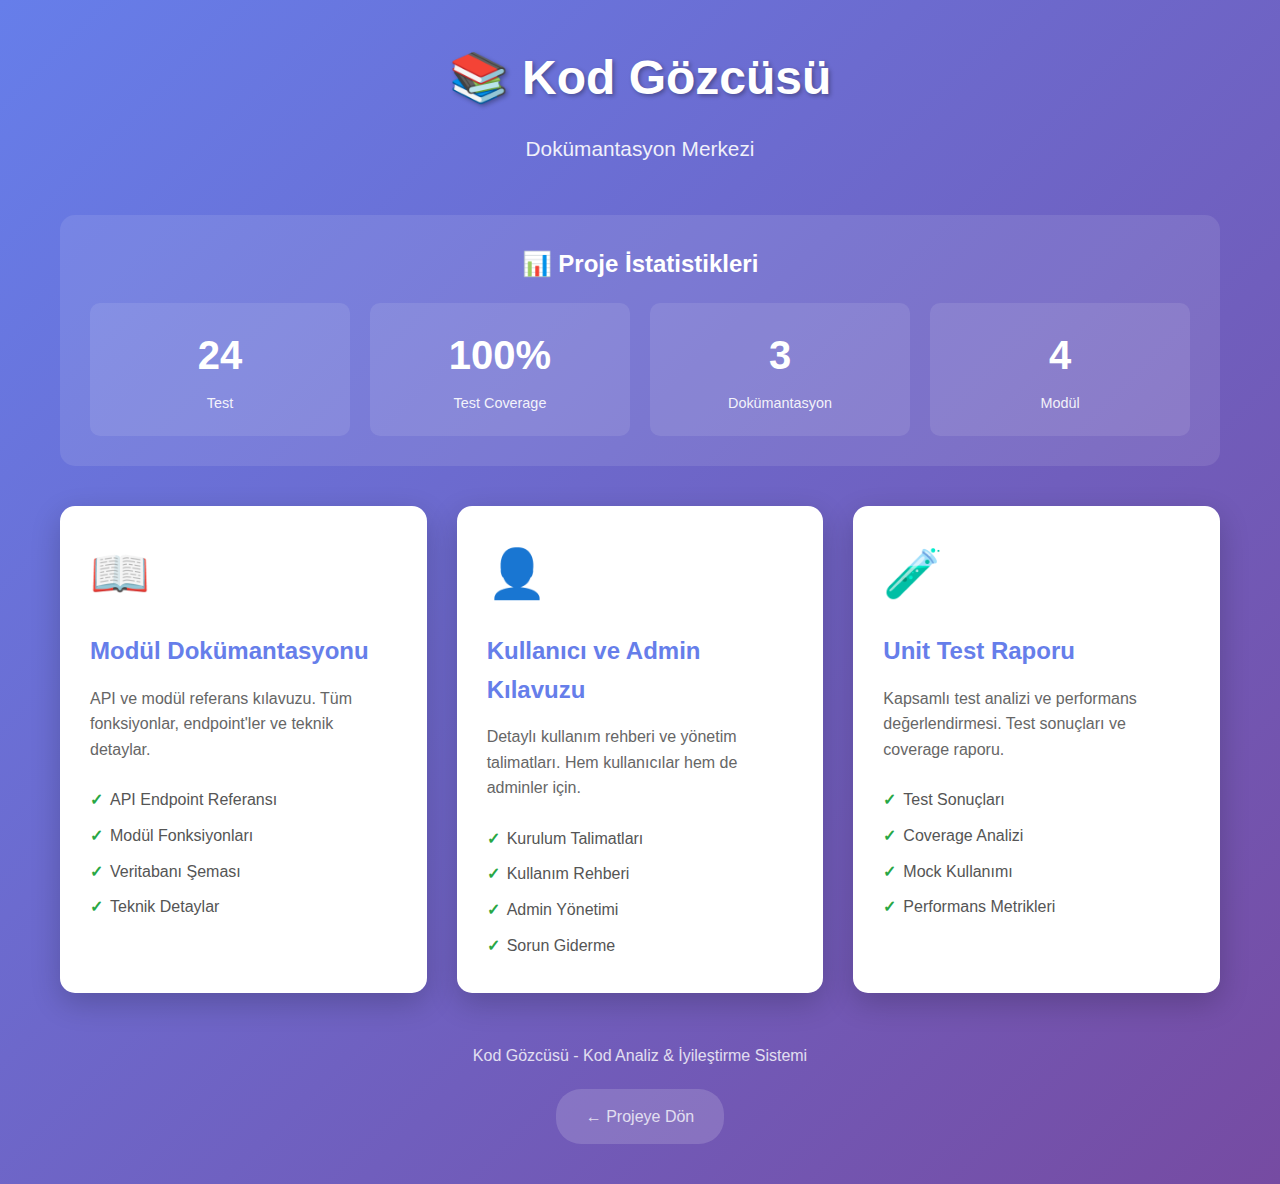
<file: docs/index.html>
<!DOCTYPE html>
<html lang="tr">
<head>
    <meta charset="UTF-8">
    <meta name="viewport" content="width=device-width, initial-scale=1.0">
    <title>Kod Gözcüsü - Dokümantasyon Merkezi</title>
    <style>
        * {
            margin: 0;
            padding: 0;
            box-sizing: border-box;
        }
        
        body {
            font-family: 'Segoe UI', Tahoma, Geneva, Verdana, sans-serif;
            line-height: 1.6;
            color: #333;
            background: linear-gradient(135deg, #667eea 0%, #764ba2 100%);
            min-height: 100vh;
        }
        
        .container {
            max-width: 1200px;
            margin: 0 auto;
            padding: 40px 20px;
        }
        
        .header {
            text-align: center;
            color: white;
            margin-bottom: 50px;
        }
        
        .header h1 {
            font-size: 3em;
            margin-bottom: 15px;
            text-shadow: 2px 2px 4px rgba(0,0,0,0.3);
        }
        
        .header p {
            font-size: 1.3em;
            opacity: 0.9;
            max-width: 600px;
            margin: 0 auto;
        }
        
        .docs-grid {
            display: grid;
            grid-template-columns: repeat(auto-fit, minmax(350px, 1fr));
            gap: 30px;
            margin-top: 40px;
        }
        
        .doc-card {
            background: white;
            border-radius: 15px;
            padding: 30px;
            box-shadow: 0 10px 30px rgba(0,0,0,0.2);
            transition: transform 0.3s ease, box-shadow 0.3s ease;
            text-decoration: none;
            color: inherit;
        }
        
        .doc-card:hover {
            transform: translateY(-10px);
            box-shadow: 0 20px 40px rgba(0,0,0,0.3);
        }
        
        .doc-icon {
            font-size: 3em;
            margin-bottom: 20px;
            display: block;
        }
        
        .doc-title {
            font-size: 1.5em;
            font-weight: bold;
            margin-bottom: 15px;
            color: #667eea;
        }
        
        .doc-description {
            color: #666;
            margin-bottom: 20px;
            line-height: 1.6;
        }
        
        .doc-features {
            list-style: none;
            margin: 0;
            padding: 0;
        }
        
        .doc-features li {
            padding: 5px 0;
            color: #555;
            position: relative;
            padding-left: 20px;
        }
        
        .doc-features li:before {
            content: "✓";
            color: #28a745;
            font-weight: bold;
            position: absolute;
            left: 0;
        }
        
        .stats-section {
            background: rgba(255,255,255,0.1);
            border-radius: 15px;
            padding: 30px;
            margin: 40px 0;
            color: white;
            text-align: center;
        }
        
        .stats-grid {
            display: grid;
            grid-template-columns: repeat(auto-fit, minmax(200px, 1fr));
            gap: 20px;
            margin-top: 20px;
        }
        
        .stat-item {
            background: rgba(255,255,255,0.1);
            padding: 20px;
            border-radius: 10px;
        }
        
        .stat-number {
            font-size: 2.5em;
            font-weight: bold;
            margin-bottom: 5px;
        }
        
        .stat-label {
            font-size: 0.9em;
            opacity: 0.9;
        }
        
        .footer {
            text-align: center;
            color: white;
            margin-top: 50px;
            opacity: 0.8;
        }
        
        .back-to-project {
            display: inline-block;
            background: rgba(255,255,255,0.2);
            color: white;
            padding: 15px 30px;
            border-radius: 25px;
            text-decoration: none;
            margin-top: 20px;
            transition: background 0.3s ease;
        }
        
        .back-to-project:hover {
            background: rgba(255,255,255,0.3);
        }
    </style>
</head>
<body>
    <div class="container">
        <div class="header">
            <h1>📚 Kod Gözcüsü</h1>
            <p>Dokümantasyon Merkezi</p>
        </div>

        <div class="stats-section">
            <h2>📊 Proje İstatistikleri</h2>
            <div class="stats-grid">
                <div class="stat-item">
                    <div class="stat-number">24</div>
                    <div class="stat-label">Test</div>
                </div>
                <div class="stat-item">
                    <div class="stat-number">100%</div>
                    <div class="stat-label">Test Coverage</div>
                </div>
                <div class="stat-item">
                    <div class="stat-number">3</div>
                    <div class="stat-label">Dokümantasyon</div>
                </div>
                <div class="stat-item">
                    <div class="stat-number">4</div>
                    <div class="stat-label">Modül</div>
                </div>
            </div>
        </div>

        <div class="docs-grid">
            <a href="modul_dokumani.html" class="doc-card">
                <span class="doc-icon">📖</span>
                <div class="doc-title">Modül Dokümantasyonu</div>
                <div class="doc-description">
                    API ve modül referans kılavuzu. Tüm fonksiyonlar, endpoint'ler ve teknik detaylar.
                </div>
                <ul class="doc-features">
                    <li>API Endpoint Referansı</li>
                    <li>Modül Fonksiyonları</li>
                    <li>Veritabanı Şeması</li>
                    <li>Teknik Detaylar</li>
                </ul>
            </a>

            <a href="kullanici_kilavuzu.html" class="doc-card">
                <span class="doc-icon">👤</span>
                <div class="doc-title">Kullanıcı ve Admin Kılavuzu</div>
                <div class="doc-description">
                    Detaylı kullanım rehberi ve yönetim talimatları. Hem kullanıcılar hem de adminler için.
                </div>
                <ul class="doc-features">
                    <li>Kurulum Talimatları</li>
                    <li>Kullanım Rehberi</li>
                    <li>Admin Yönetimi</li>
                    <li>Sorun Giderme</li>
                </ul>
            </a>

            <a href="unit_test_raporu.html" class="doc-card">
                <span class="doc-icon">🧪</span>
                <div class="doc-title">Unit Test Raporu</div>
                <div class="doc-description">
                    Kapsamlı test analizi ve performans değerlendirmesi. Test sonuçları ve coverage raporu.
                </div>
                <ul class="doc-features">
                    <li>Test Sonuçları</li>
                    <li>Coverage Analizi</li>
                    <li>Mock Kullanımı</li>
                    <li>Performans Metrikleri</li>
                </ul>
            </a>
        </div>

        <div class="footer">
            <p>Kod Gözcüsü - Kod Analiz & İyileştirme Sistemi</p>
            <a href="../README.md" class="back-to-project">← Projeye Dön</a>
        </div>
    </div>
</body>
</html>
</file>
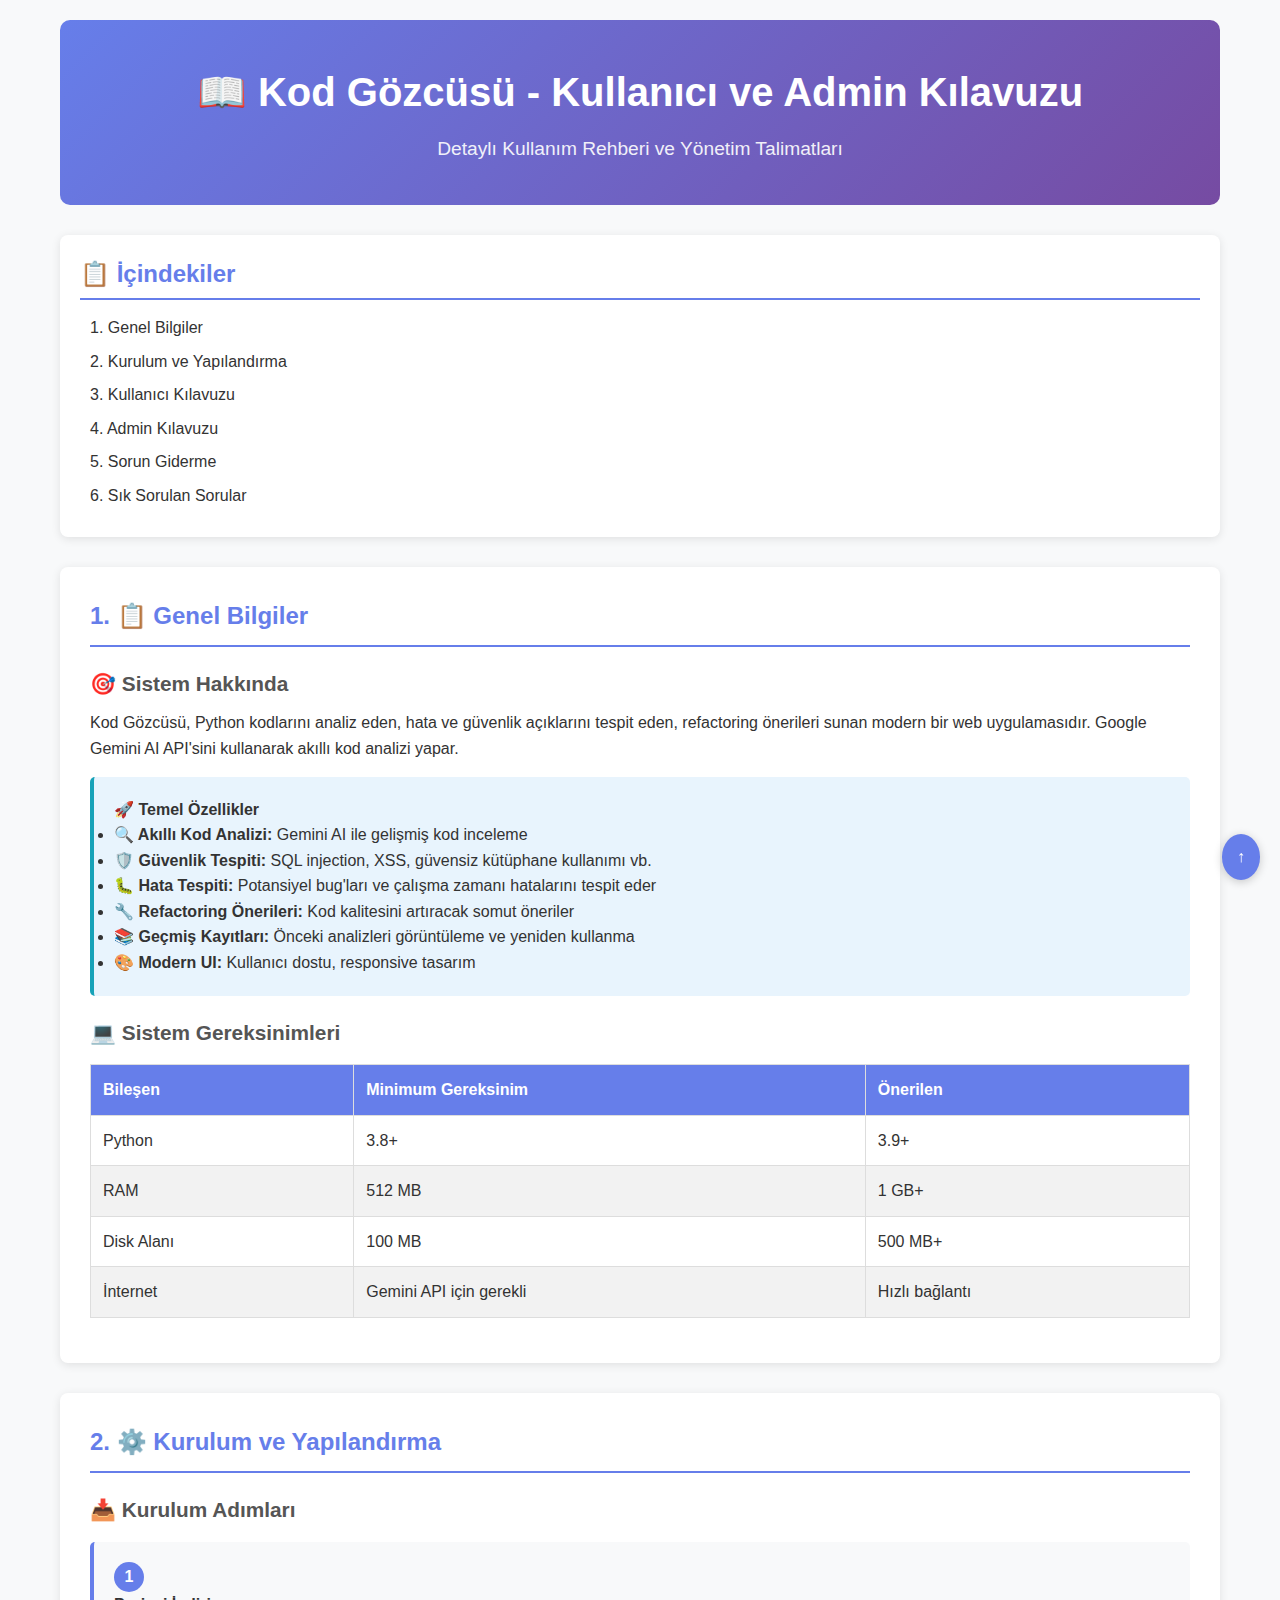
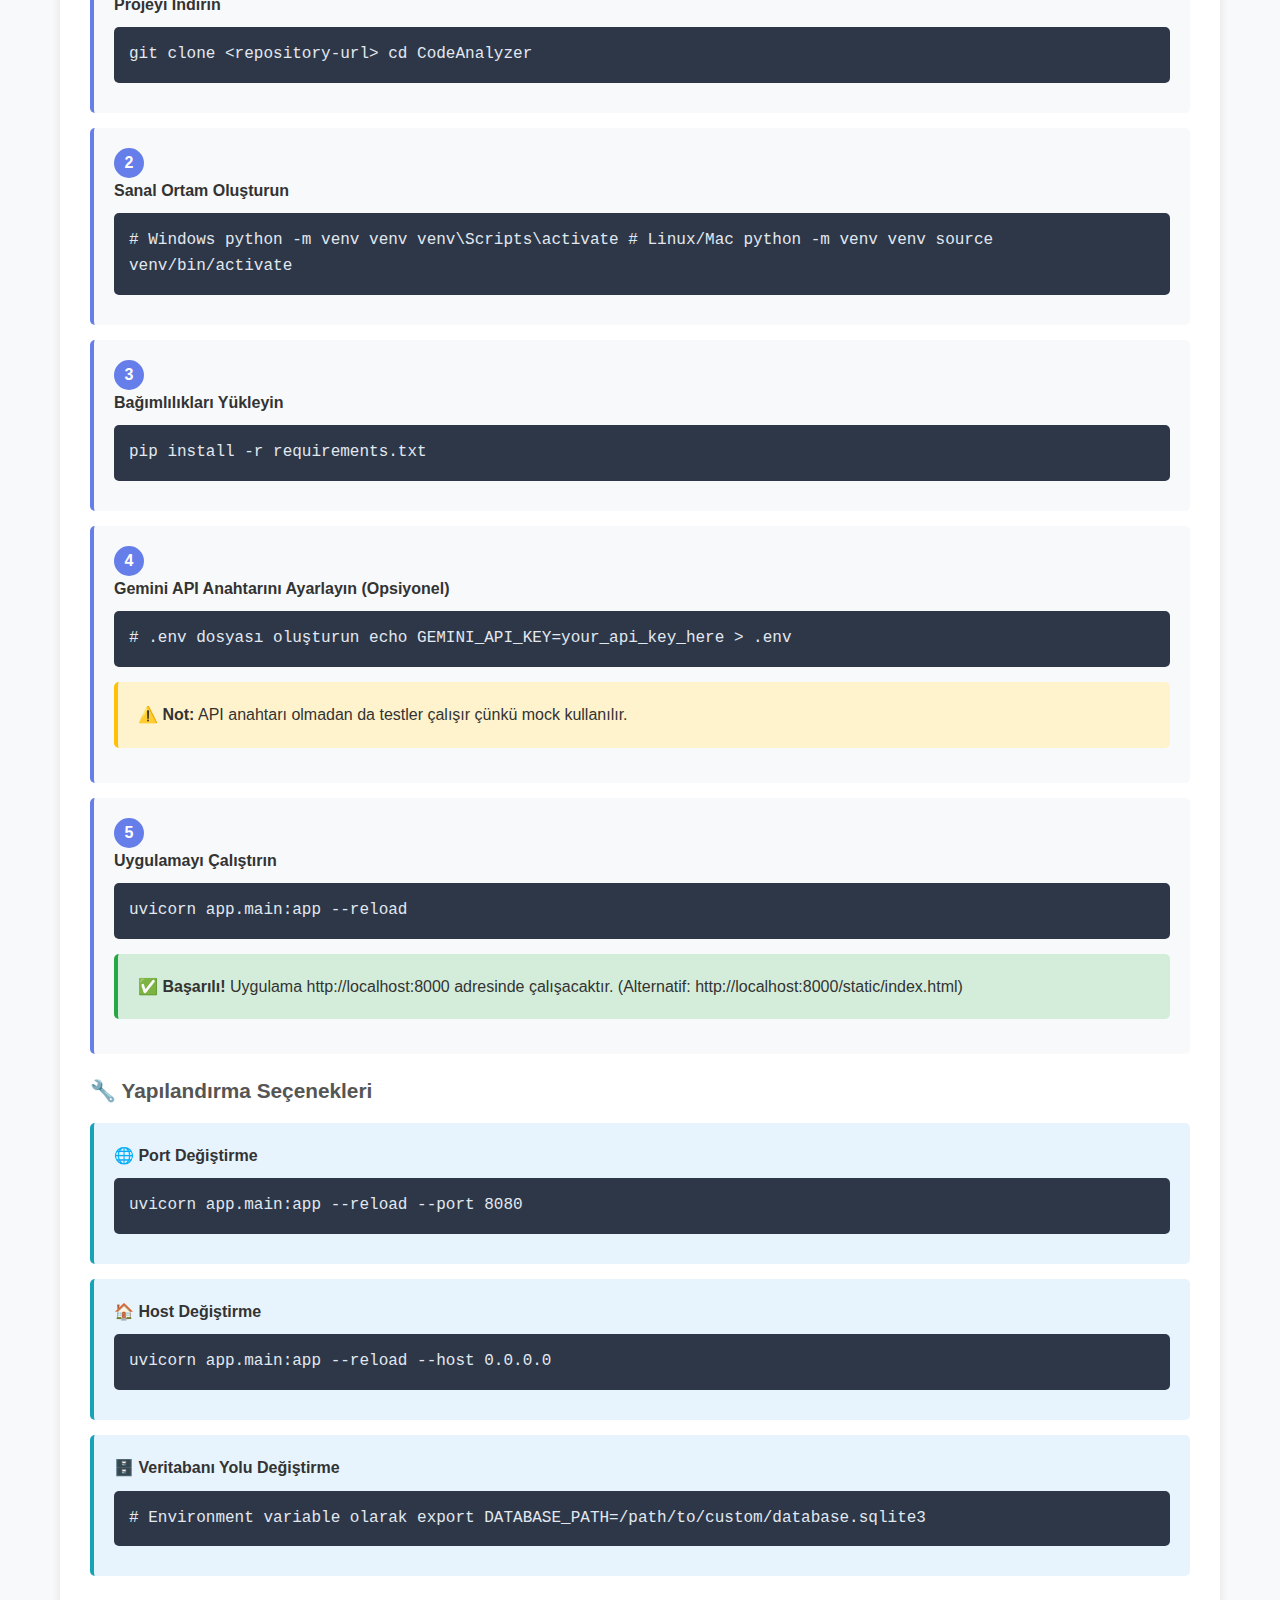
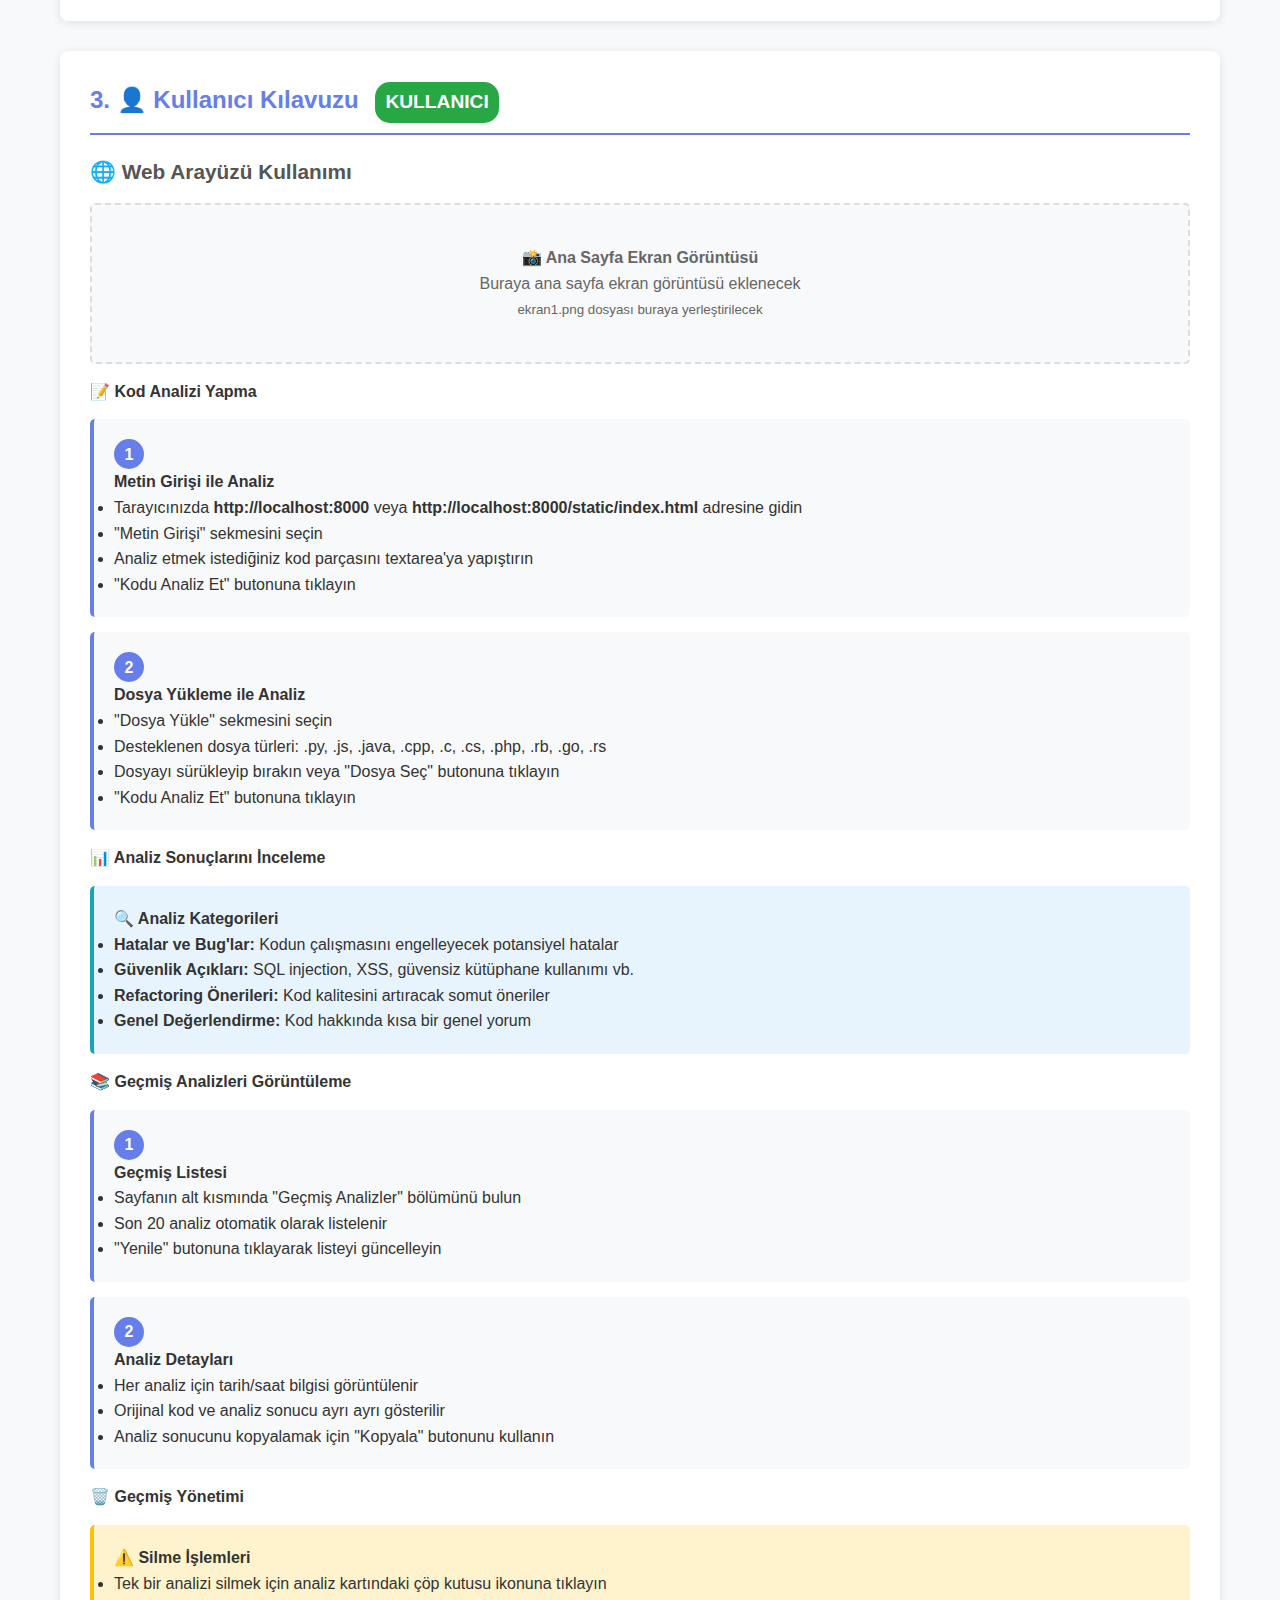
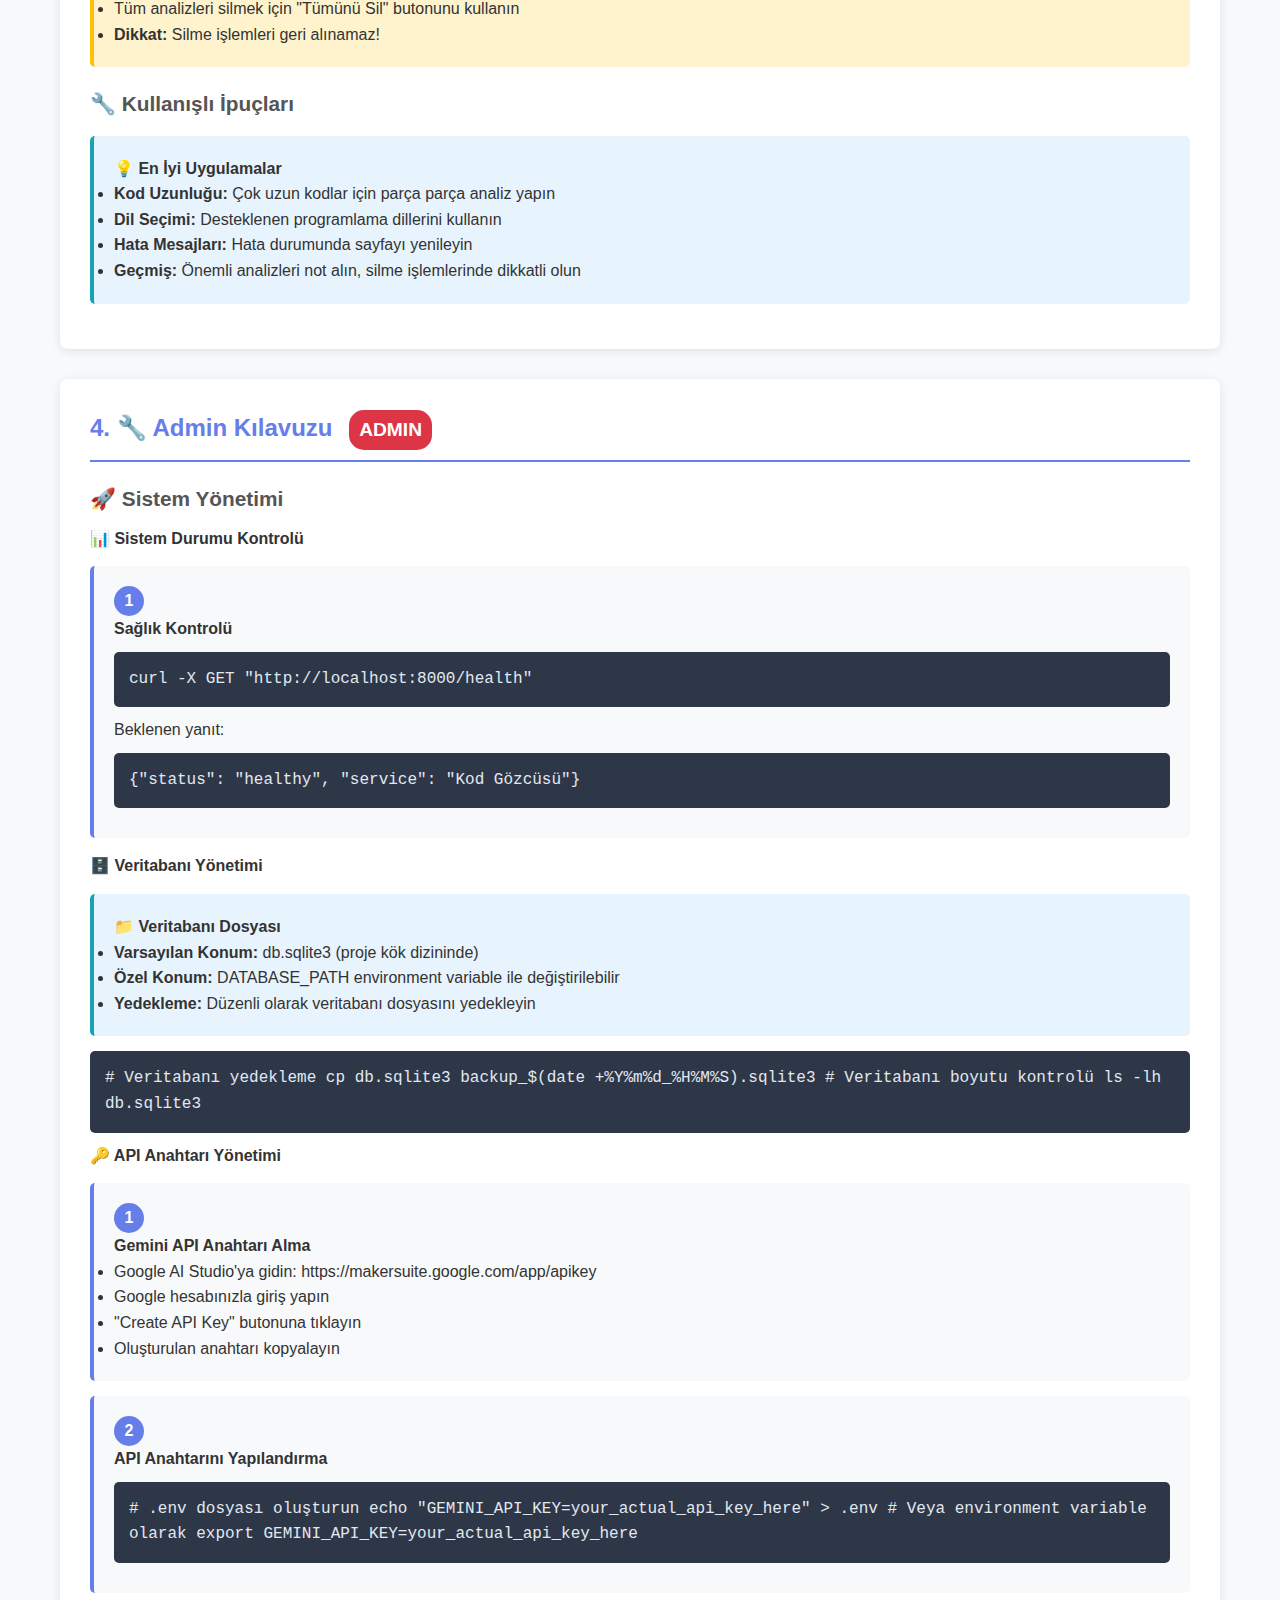
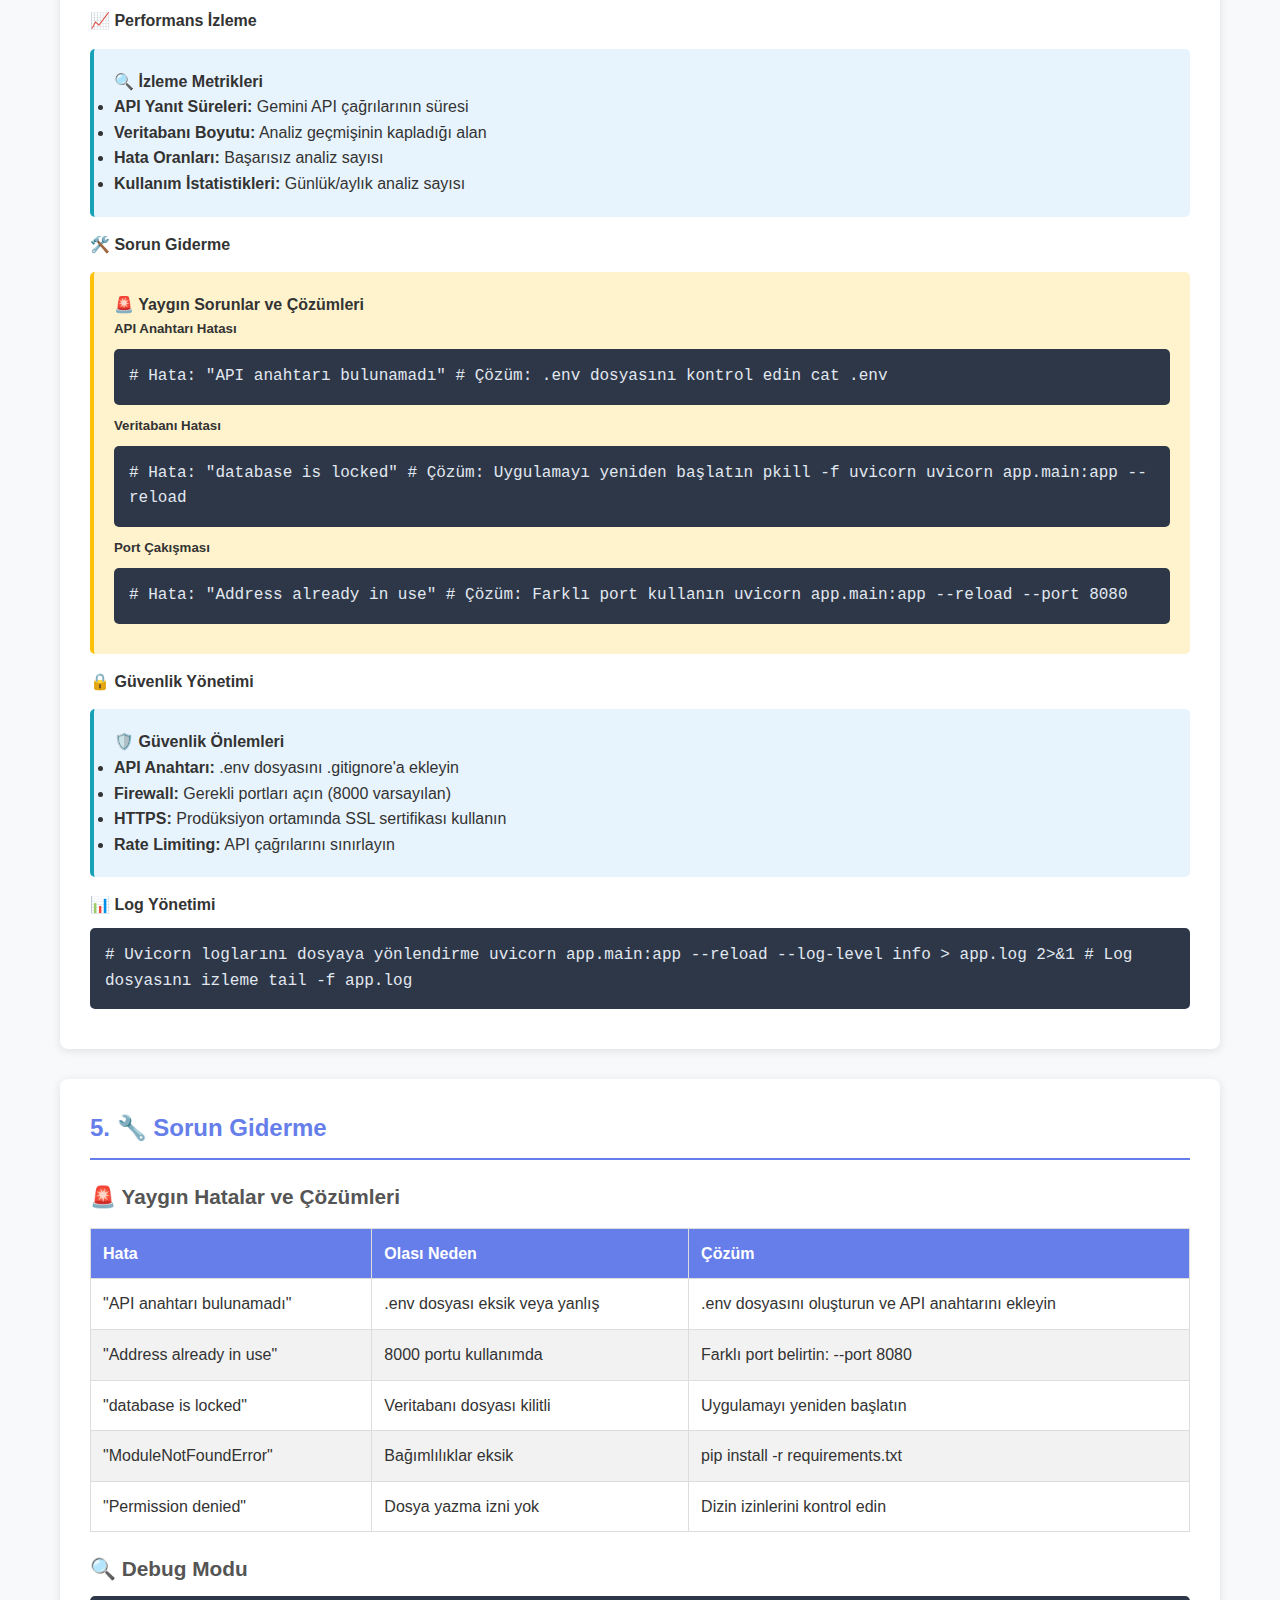
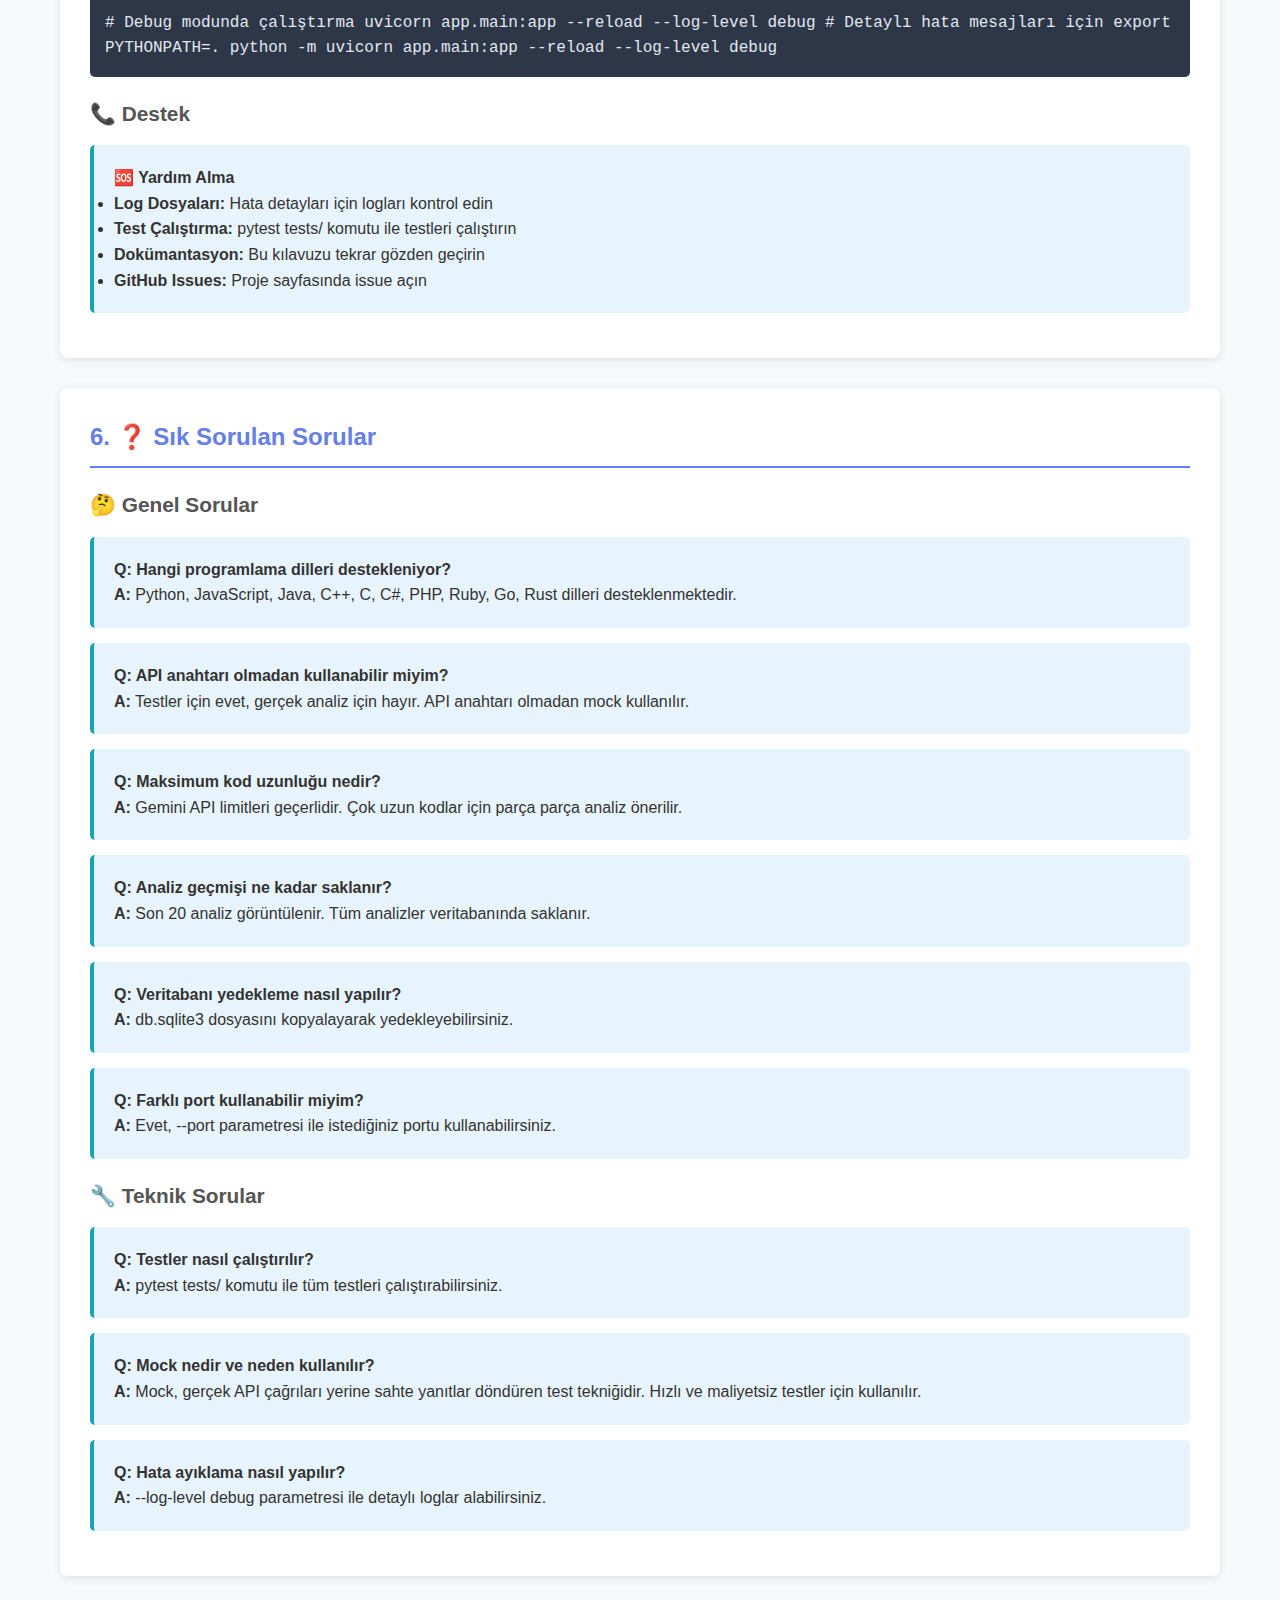
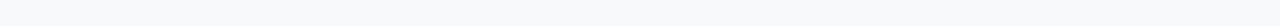
<file: docs/kullanici_kilavuzu.html>
<!DOCTYPE html>
<html lang="tr">
<head>
    <meta charset="UTF-8">
    <meta name="viewport" content="width=device-width, initial-scale=1.0">
    <title>Kod Gözcüsü - Kullanıcı ve Admin Kılavuzu</title>
    <style>
        * {
            margin: 0;
            padding: 0;
            box-sizing: border-box;
        }
        
        body {
            font-family: 'Segoe UI', Tahoma, Geneva, Verdana, sans-serif;
            line-height: 1.6;
            color: #333;
            background-color: #f8f9fa;
        }
        
        .container {
            max-width: 1200px;
            margin: 0 auto;
            padding: 20px;
        }
        
        .header {
            background: linear-gradient(135deg, #667eea 0%, #764ba2 100%);
            color: white;
            padding: 40px 0;
            text-align: center;
            border-radius: 10px;
            margin-bottom: 30px;
        }
        
        .header h1 {
            font-size: 2.5em;
            margin-bottom: 10px;
        }
        
        .header p {
            font-size: 1.2em;
            opacity: 0.9;
        }
        
        .toc {
            background: white;
            padding: 20px;
            border-radius: 8px;
            box-shadow: 0 2px 10px rgba(0,0,0,0.1);
            margin-bottom: 30px;
        }
        
        .toc h2 {
            color: #667eea;
            margin-bottom: 15px;
            border-bottom: 2px solid #667eea;
            padding-bottom: 5px;
        }
        
        .toc ul {
            list-style: none;
        }
        
        .toc li {
            margin: 8px 0;
        }
        
        .toc a {
            color: #333;
            text-decoration: none;
            padding: 5px 10px;
            border-radius: 5px;
            transition: background-color 0.3s;
        }
        
        .toc a:hover {
            background-color: #f0f0f0;
            color: #667eea;
        }
        
        .section {
            background: white;
            padding: 30px;
            border-radius: 8px;
            box-shadow: 0 2px 10px rgba(0,0,0,0.1);
            margin-bottom: 30px;
        }
        
        .section h2 {
            color: #667eea;
            margin-bottom: 20px;
            border-bottom: 2px solid #667eea;
            padding-bottom: 10px;
        }
        
        .section h3 {
            color: #555;
            margin: 20px 0 10px 0;
            font-size: 1.3em;
        }
        
        .step {
            background: #f8f9fa;
            padding: 20px;
            border-radius: 5px;
            margin: 15px 0;
            border-left: 4px solid #667eea;
        }
        
        .step-number {
            background: #667eea;
            color: white;
            width: 30px;
            height: 30px;
            border-radius: 50%;
            display: inline-flex;
            align-items: center;
            justify-content: center;
            font-weight: bold;
            margin-right: 10px;
        }
        
        .feature-box {
            background: #e8f4fd;
            padding: 20px;
            border-radius: 5px;
            margin: 15px 0;
            border-left: 4px solid #17a2b8;
        }
        
        .warning-box {
            background: #fff3cd;
            padding: 20px;
            border-radius: 5px;
            margin: 15px 0;
            border-left: 4px solid #ffc107;
        }
        
        .success-box {
            background: #d4edda;
            padding: 20px;
            border-radius: 5px;
            margin: 15px 0;
            border-left: 4px solid #28a745;
        }
        
        .code-block {
            background: #2d3748;
            color: #e2e8f0;
            padding: 15px;
            border-radius: 5px;
            overflow-x: auto;
            margin: 10px 0;
            font-family: 'Courier New', monospace;
        }
        
        .screenshot {
            max-width: 100%;
            border: 1px solid #ddd;
            border-radius: 5px;
            margin: 15px 0;
            box-shadow: 0 2px 10px rgba(0,0,0,0.1);
        }
        
        .screenshot-placeholder {
            background: #f8f9fa;
            border: 2px dashed #ddd;
            padding: 40px;
            text-align: center;
            border-radius: 5px;
            margin: 15px 0;
            color: #666;
        }
        
        .table {
            width: 100%;
            border-collapse: collapse;
            margin: 15px 0;
        }
        
        .table th,
        .table td {
            border: 1px solid #ddd;
            padding: 12px;
            text-align: left;
        }
        
        .table th {
            background-color: #667eea;
            color: white;
        }
        
        .table tr:nth-child(even) {
            background-color: #f2f2f2;
        }
        
        .back-to-top {
            position: fixed;
            bottom: 20px;
            right: 20px;
            background: #667eea;
            color: white;
            padding: 10px 15px;
            border-radius: 50%;
            text-decoration: none;
            box-shadow: 0 2px 10px rgba(0,0,0,0.2);
            transition: transform 0.3s;
        }
        
        .back-to-top:hover {
            transform: translateY(-3px);
        }
        
        .user-type {
            display: inline-block;
            padding: 5px 10px;
            border-radius: 15px;
            font-size: 0.8em;
            font-weight: bold;
            margin-left: 10px;
        }
        
        .user-type.user {
            background: #28a745;
            color: white;
        }
        
        .user-type.admin {
            background: #dc3545;
            color: white;
        }
    </style>
</head>
<body>
    <div class="container">
        <div class="header">
            <h1>📖 Kod Gözcüsü - Kullanıcı ve Admin Kılavuzu</h1>
            <p>Detaylı Kullanım Rehberi ve Yönetim Talimatları</p>
        </div>

        <div class="toc">
            <h2>📋 İçindekiler</h2>
            <ul>
                <li><a href="#genel-bilgiler">1. Genel Bilgiler</a></li>
                <li><a href="#kurulum">2. Kurulum ve Yapılandırma</a></li>
                <li><a href="#kullanici-kilavuzu">3. Kullanıcı Kılavuzu</a></li>
                <li><a href="#admin-kilavuzu">4. Admin Kılavuzu</a></li>
                <li><a href="#sorun-giderme">5. Sorun Giderme</a></li>
                <li><a href="#sss">6. Sık Sorulan Sorular</a></li>
            </ul>
        </div>

        <div class="section" id="genel-bilgiler">
            <h2>1. 📋 Genel Bilgiler</h2>
            
            <h3>🎯 Sistem Hakkında</h3>
            <p>Kod Gözcüsü, Python kodlarını analiz eden, hata ve güvenlik açıklarını tespit eden, refactoring önerileri sunan modern bir web uygulamasıdır. Google Gemini AI API'sini kullanarak akıllı kod analizi yapar.</p>
            
            <div class="feature-box">
                <h4>🚀 Temel Özellikler</h4>
                <ul>
                    <li><strong>🔍 Akıllı Kod Analizi:</strong> Gemini AI ile gelişmiş kod inceleme</li>
                    <li><strong>🛡️ Güvenlik Tespiti:</strong> SQL injection, XSS, güvensiz kütüphane kullanımı vb.</li>
                    <li><strong>🐛 Hata Tespiti:</strong> Potansiyel bug'ları ve çalışma zamanı hatalarını tespit eder</li>
                    <li><strong>🔧 Refactoring Önerileri:</strong> Kod kalitesini artıracak somut öneriler</li>
                    <li><strong>📚 Geçmiş Kayıtları:</strong> Önceki analizleri görüntüleme ve yeniden kullanma</li>
                    <li><strong>🎨 Modern UI:</strong> Kullanıcı dostu, responsive tasarım</li>
                </ul>
            </div>
            
            <h3>💻 Sistem Gereksinimleri</h3>
            <table class="table">
                <thead>
                    <tr>
                        <th>Bileşen</th>
                        <th>Minimum Gereksinim</th>
                        <th>Önerilen</th>
                    </tr>
                </thead>
                <tbody>
                    <tr>
                        <td>Python</td>
                        <td>3.8+</td>
                        <td>3.9+</td>
                    </tr>
                    <tr>
                        <td>RAM</td>
                        <td>512 MB</td>
                        <td>1 GB+</td>
                    </tr>
                    <tr>
                        <td>Disk Alanı</td>
                        <td>100 MB</td>
                        <td>500 MB+</td>
                    </tr>
                    <tr>
                        <td>İnternet</td>
                        <td>Gemini API için gerekli</td>
                        <td>Hızlı bağlantı</td>
                    </tr>
                </tbody>
            </table>
        </div>

        <div class="section" id="kurulum">
            <h2>2. ⚙️ Kurulum ve Yapılandırma</h2>
            
            <h3>📥 Kurulum Adımları</h3>
            
            <div class="step">
                <div class="step-number">1</div>
                <div>
                    <h4>Projeyi İndirin</h4>
                    <div class="code-block">
git clone &lt;repository-url&gt;
cd CodeAnalyzer
                    </div>
                </div>
            </div>
            
            <div class="step">
                <div class="step-number">2</div>
                <div>
                    <h4>Sanal Ortam Oluşturun</h4>
                    <div class="code-block">
# Windows
python -m venv venv
venv\Scripts\activate

# Linux/Mac
python -m venv venv
source venv/bin/activate
                    </div>
                </div>
            </div>
            
            <div class="step">
                <div class="step-number">3</div>
                <div>
                    <h4>Bağımlılıkları Yükleyin</h4>
                    <div class="code-block">
pip install -r requirements.txt
                    </div>
                </div>
            </div>
            
            <div class="step">
                <div class="step-number">4</div>
                <div>
                    <h4>Gemini API Anahtarını Ayarlayın (Opsiyonel)</h4>
                    <div class="code-block">
# .env dosyası oluşturun
echo GEMINI_API_KEY=your_api_key_here > .env
                    </div>
                    <div class="warning-box">
                        <strong>⚠️ Not:</strong> API anahtarı olmadan da testler çalışır çünkü mock kullanılır.
                    </div>
                </div>
            </div>
            
            <div class="step">
                <div class="step-number">5</div>
                <div>
                    <h4>Uygulamayı Çalıştırın</h4>
                    <div class="code-block">
uvicorn app.main:app --reload
                    </div>
                    <div class="success-box">
                        <strong>✅ Başarılı!</strong> Uygulama http://localhost:8000 adresinde çalışacaktır. (Alternatif: http://localhost:8000/static/index.html)
                    </div>
                </div>
            </div>
            
            <h3>🔧 Yapılandırma Seçenekleri</h3>
            
            <div class="feature-box">
                <h4>🌐 Port Değiştirme</h4>
                <div class="code-block">
uvicorn app.main:app --reload --port 8080
                </div>
            </div>
            
            <div class="feature-box">
                <h4>🏠 Host Değiştirme</h4>
                <div class="code-block">
uvicorn app.main:app --reload --host 0.0.0.0
                </div>
            </div>
            
            <div class="feature-box">
                <h4>🗄️ Veritabanı Yolu Değiştirme</h4>
                <div class="code-block">
# Environment variable olarak
export DATABASE_PATH=/path/to/custom/database.sqlite3
                </div>
            </div>
        </div>

        <div class="section" id="kullanici-kilavuzu">
            <h2>3. 👤 Kullanıcı Kılavuzu <span class="user-type user">KULLANICI</span></h2>
            
            <h3>🌐 Web Arayüzü Kullanımı</h3>
            
            <div class="screenshot-placeholder">
                <h4>📸 Ana Sayfa Ekran Görüntüsü</h4>
                <p>Buraya ana sayfa ekran görüntüsü eklenecek</p>
                <small>ekran1.png dosyası buraya yerleştirilecek</small>
            </div>
            
            <h4>📝 Kod Analizi Yapma</h4>
            
            <div class="step">
                <div class="step-number">1</div>
                <div>
                    <h4>Metin Girişi ile Analiz</h4>
                    <ul>
                        <li>Tarayıcınızda <strong>http://localhost:8000</strong> veya <strong>http://localhost:8000/static/index.html</strong> adresine gidin</li>
                        <li>"Metin Girişi" sekmesini seçin</li>
                        <li>Analiz etmek istediğiniz kod parçasını textarea'ya yapıştırın</li>
                        <li>"Kodu Analiz Et" butonuna tıklayın</li>
                    </ul>
                </div>
            </div>
            
            <div class="step">
                <div class="step-number">2</div>
                <div>
                    <h4>Dosya Yükleme ile Analiz</h4>
                    <ul>
                        <li>"Dosya Yükle" sekmesini seçin</li>
                        <li>Desteklenen dosya türleri: .py, .js, .java, .cpp, .c, .cs, .php, .rb, .go, .rs</li>
                        <li>Dosyayı sürükleyip bırakın veya "Dosya Seç" butonuna tıklayın</li>
                        <li>"Kodu Analiz Et" butonuna tıklayın</li>
                    </ul>
                </div>
            </div>
            
            <h4>📊 Analiz Sonuçlarını İnceleme</h4>
            
            <div class="feature-box">
                <h4>🔍 Analiz Kategorileri</h4>
                <ul>
                    <li><strong>Hatalar ve Bug'lar:</strong> Kodun çalışmasını engelleyecek potansiyel hatalar</li>
                    <li><strong>Güvenlik Açıkları:</strong> SQL injection, XSS, güvensiz kütüphane kullanımı vb.</li>
                    <li><strong>Refactoring Önerileri:</strong> Kod kalitesini artıracak somut öneriler</li>
                    <li><strong>Genel Değerlendirme:</strong> Kod hakkında kısa bir genel yorum</li>
                </ul>
            </div>
            
            <h4>📚 Geçmiş Analizleri Görüntüleme</h4>
            
            <div class="step">
                <div class="step-number">1</div>
                <div>
                    <h4>Geçmiş Listesi</h4>
                    <ul>
                        <li>Sayfanın alt kısmında "Geçmiş Analizler" bölümünü bulun</li>
                        <li>Son 20 analiz otomatik olarak listelenir</li>
                        <li>"Yenile" butonuna tıklayarak listeyi güncelleyin</li>
                    </ul>
                </div>
            </div>
            
            <div class="step">
                <div class="step-number">2</div>
                <div>
                    <h4>Analiz Detayları</h4>
                    <ul>
                        <li>Her analiz için tarih/saat bilgisi görüntülenir</li>
                        <li>Orijinal kod ve analiz sonucu ayrı ayrı gösterilir</li>
                        <li>Analiz sonucunu kopyalamak için "Kopyala" butonunu kullanın</li>
                    </ul>
                </div>
            </div>
            
            <h4>🗑️ Geçmiş Yönetimi</h4>
            
            <div class="warning-box">
                <h4>⚠️ Silme İşlemleri</h4>
                <ul>
                    <li>Tek bir analizi silmek için analiz kartındaki çöp kutusu ikonuna tıklayın</li>
                    <li>Tüm analizleri silmek için "Tümünü Sil" butonunu kullanın</li>
                    <li><strong>Dikkat:</strong> Silme işlemleri geri alınamaz!</li>
                </ul>
            </div>
            
            <h3>🔧 Kullanışlı İpuçları</h3>
            
            <div class="feature-box">
                <h4>💡 En İyi Uygulamalar</h4>
                <ul>
                    <li><strong>Kod Uzunluğu:</strong> Çok uzun kodlar için parça parça analiz yapın</li>
                    <li><strong>Dil Seçimi:</strong> Desteklenen programlama dillerini kullanın</li>
                    <li><strong>Hata Mesajları:</strong> Hata durumunda sayfayı yenileyin</li>
                    <li><strong>Geçmiş:</strong> Önemli analizleri not alın, silme işlemlerinde dikkatli olun</li>
                </ul>
            </div>
        </div>

        <div class="section" id="admin-kilavuzu">
            <h2>4. 🔧 Admin Kılavuzu <span class="user-type admin">ADMIN</span></h2>
            
            <h3>🚀 Sistem Yönetimi</h3>
            
            <h4>📊 Sistem Durumu Kontrolü</h4>
            
            <div class="step">
                <div class="step-number">1</div>
                <div>
                    <h4>Sağlık Kontrolü</h4>
                    <div class="code-block">
curl -X GET "http://localhost:8000/health"
                    </div>
                    <p>Beklenen yanıt:</p>
                    <div class="code-block">
{"status": "healthy", "service": "Kod Gözcüsü"}
                    </div>
                </div>
            </div>
            
            <h4>🗄️ Veritabanı Yönetimi</h4>
            
            <div class="feature-box">
                <h4>📁 Veritabanı Dosyası</h4>
                <ul>
                    <li><strong>Varsayılan Konum:</strong> db.sqlite3 (proje kök dizininde)</li>
                    <li><strong>Özel Konum:</strong> DATABASE_PATH environment variable ile değiştirilebilir</li>
                    <li><strong>Yedekleme:</strong> Düzenli olarak veritabanı dosyasını yedekleyin</li>
                </ul>
            </div>
            
            <div class="code-block">
# Veritabanı yedekleme
cp db.sqlite3 backup_$(date +%Y%m%d_%H%M%S).sqlite3

# Veritabanı boyutu kontrolü
ls -lh db.sqlite3
            </div>
            
            <h4>🔑 API Anahtarı Yönetimi</h4>
            
            <div class="step">
                <div class="step-number">1</div>
                <div>
                    <h4>Gemini API Anahtarı Alma</h4>
                    <ul>
                        <li>Google AI Studio'ya gidin: https://makersuite.google.com/app/apikey</li>
                        <li>Google hesabınızla giriş yapın</li>
                        <li>"Create API Key" butonuna tıklayın</li>
                        <li>Oluşturulan anahtarı kopyalayın</li>
                    </ul>
                </div>
            </div>
            
            <div class="step">
                <div class="step-number">2</div>
                <div>
                    <h4>API Anahtarını Yapılandırma</h4>
                    <div class="code-block">
# .env dosyası oluşturun
echo "GEMINI_API_KEY=your_actual_api_key_here" > .env

# Veya environment variable olarak
export GEMINI_API_KEY=your_actual_api_key_here
                    </div>
                </div>
            </div>
            
            <h4>📈 Performans İzleme</h4>
            
            <div class="feature-box">
                <h4>🔍 İzleme Metrikleri</h4>
                <ul>
                    <li><strong>API Yanıt Süreleri:</strong> Gemini API çağrılarının süresi</li>
                    <li><strong>Veritabanı Boyutu:</strong> Analiz geçmişinin kapladığı alan</li>
                    <li><strong>Hata Oranları:</strong> Başarısız analiz sayısı</li>
                    <li><strong>Kullanım İstatistikleri:</strong> Günlük/aylık analiz sayısı</li>
                </ul>
            </div>
            
            <h4>🛠️ Sorun Giderme</h4>
            
            <div class="warning-box">
                <h4>🚨 Yaygın Sorunlar ve Çözümleri</h4>
                
                <h5>API Anahtarı Hatası</h5>
                <div class="code-block">
# Hata: "API anahtarı bulunamadı"
# Çözüm: .env dosyasını kontrol edin
cat .env
                </div>
                
                <h5>Veritabanı Hatası</h5>
                <div class="code-block">
# Hata: "database is locked"
# Çözüm: Uygulamayı yeniden başlatın
pkill -f uvicorn
uvicorn app.main:app --reload
                </div>
                
                <h5>Port Çakışması</h5>
                <div class="code-block">
# Hata: "Address already in use"
# Çözüm: Farklı port kullanın
uvicorn app.main:app --reload --port 8080
                </div>
            </div>
            
            <h4>🔒 Güvenlik Yönetimi</h4>
            
            <div class="feature-box">
                <h4>🛡️ Güvenlik Önlemleri</h4>
                <ul>
                    <li><strong>API Anahtarı:</strong> .env dosyasını .gitignore'a ekleyin</li>
                    <li><strong>Firewall:</strong> Gerekli portları açın (8000 varsayılan)</li>
                    <li><strong>HTTPS:</strong> Prodüksiyon ortamında SSL sertifikası kullanın</li>
                    <li><strong>Rate Limiting:</strong> API çağrılarını sınırlayın</li>
                </ul>
            </div>
            
            <h4>📊 Log Yönetimi</h4>
            
            <div class="code-block">
# Uvicorn loglarını dosyaya yönlendirme
uvicorn app.main:app --reload --log-level info > app.log 2>&1

# Log dosyasını izleme
tail -f app.log
            </div>
        </div>

        <div class="section" id="sorun-giderme">
            <h2>5. 🔧 Sorun Giderme</h2>
            
            <h3>🚨 Yaygın Hatalar ve Çözümleri</h3>
            
            <table class="table">
                <thead>
                    <tr>
                        <th>Hata</th>
                        <th>Olası Neden</th>
                        <th>Çözüm</th>
                    </tr>
                </thead>
                <tbody>
                    <tr>
                        <td>"API anahtarı bulunamadı"</td>
                        <td>.env dosyası eksik veya yanlış</td>
                        <td>.env dosyasını oluşturun ve API anahtarını ekleyin</td>
                    </tr>
                    <tr>
                        <td>"Address already in use"</td>
                        <td>8000 portu kullanımda</td>
                        <td>Farklı port belirtin: --port 8080</td>
                    </tr>
                    <tr>
                        <td>"database is locked"</td>
                        <td>Veritabanı dosyası kilitli</td>
                        <td>Uygulamayı yeniden başlatın</td>
                    </tr>
                    <tr>
                        <td>"ModuleNotFoundError"</td>
                        <td>Bağımlılıklar eksik</td>
                        <td>pip install -r requirements.txt</td>
                    </tr>
                    <tr>
                        <td>"Permission denied"</td>
                        <td>Dosya yazma izni yok</td>
                        <td>Dizin izinlerini kontrol edin</td>
                    </tr>
                </tbody>
            </table>
            
            <h3>🔍 Debug Modu</h3>
            
            <div class="code-block">
# Debug modunda çalıştırma
uvicorn app.main:app --reload --log-level debug

# Detaylı hata mesajları için
export PYTHONPATH=.
python -m uvicorn app.main:app --reload --log-level debug
            </div>
            
            <h3>📞 Destek</h3>
            
            <div class="feature-box">
                <h4>🆘 Yardım Alma</h4>
                <ul>
                    <li><strong>Log Dosyaları:</strong> Hata detayları için logları kontrol edin</li>
                    <li><strong>Test Çalıştırma:</strong> pytest tests/ komutu ile testleri çalıştırın</li>
                    <li><strong>Dokümantasyon:</strong> Bu kılavuzu tekrar gözden geçirin</li>
                    <li><strong>GitHub Issues:</strong> Proje sayfasında issue açın</li>
                </ul>
            </div>
        </div>

        <div class="section" id="sss">
            <h2>6. ❓ Sık Sorulan Sorular</h2>
            
            <h3>🤔 Genel Sorular</h3>
            
            <div class="feature-box">
                <h4>Q: Hangi programlama dilleri destekleniyor?</h4>
                <p><strong>A:</strong> Python, JavaScript, Java, C++, C, C#, PHP, Ruby, Go, Rust dilleri desteklenmektedir.</p>
            </div>
            
            <div class="feature-box">
                <h4>Q: API anahtarı olmadan kullanabilir miyim?</h4>
                <p><strong>A:</strong> Testler için evet, gerçek analiz için hayır. API anahtarı olmadan mock kullanılır.</p>
            </div>
            
            <div class="feature-box">
                <h4>Q: Maksimum kod uzunluğu nedir?</h4>
                <p><strong>A:</strong> Gemini API limitleri geçerlidir. Çok uzun kodlar için parça parça analiz önerilir.</p>
            </div>
            
            <div class="feature-box">
                <h4>Q: Analiz geçmişi ne kadar saklanır?</h4>
                <p><strong>A:</strong> Son 20 analiz görüntülenir. Tüm analizler veritabanında saklanır.</p>
            </div>
            
            <div class="feature-box">
                <h4>Q: Veritabanı yedekleme nasıl yapılır?</h4>
                <p><strong>A:</strong> db.sqlite3 dosyasını kopyalayarak yedekleyebilirsiniz.</p>
            </div>
            
            <div class="feature-box">
                <h4>Q: Farklı port kullanabilir miyim?</h4>
                <p><strong>A:</strong> Evet, --port parametresi ile istediğiniz portu kullanabilirsiniz.</p>
            </div>
            
            <h3>🔧 Teknik Sorular</h3>
            
            <div class="feature-box">
                <h4>Q: Testler nasıl çalıştırılır?</h4>
                <p><strong>A:</strong> pytest tests/ komutu ile tüm testleri çalıştırabilirsiniz.</p>
            </div>
            
            <div class="feature-box">
                <h4>Q: Mock nedir ve neden kullanılır?</h4>
                <p><strong>A:</strong> Mock, gerçek API çağrıları yerine sahte yanıtlar döndüren test tekniğidir. Hızlı ve maliyetsiz testler için kullanılır.</p>
            </div>
            
            <div class="feature-box">
                <h4>Q: Hata ayıklama nasıl yapılır?</h4>
                <p><strong>A:</strong> --log-level debug parametresi ile detaylı loglar alabilirsiniz.</p>
            </div>
        </div>
    </div>

    <a href="#" class="back-to-top">↑</a>

    <script>
        // Smooth scrolling for anchor links
        document.querySelectorAll('a[href^="#"]').forEach(anchor => {
            anchor.addEventListener('click', function (e) {
                e.preventDefault();
                document.querySelector(this.getAttribute('href')).scrollIntoView({
                    behavior: 'smooth'
                });
            });
        });

        // Back to top button visibility
        window.addEventListener('scroll', function() {
            const backToTop = document.querySelector('.back-to-top');
            if (window.pageYOffset > 300) {
                backToTop.style.display = 'block';
            } else {
                backToTop.style.display = 'none';
            }
        });
    </script>
</body>
</html>
</file>
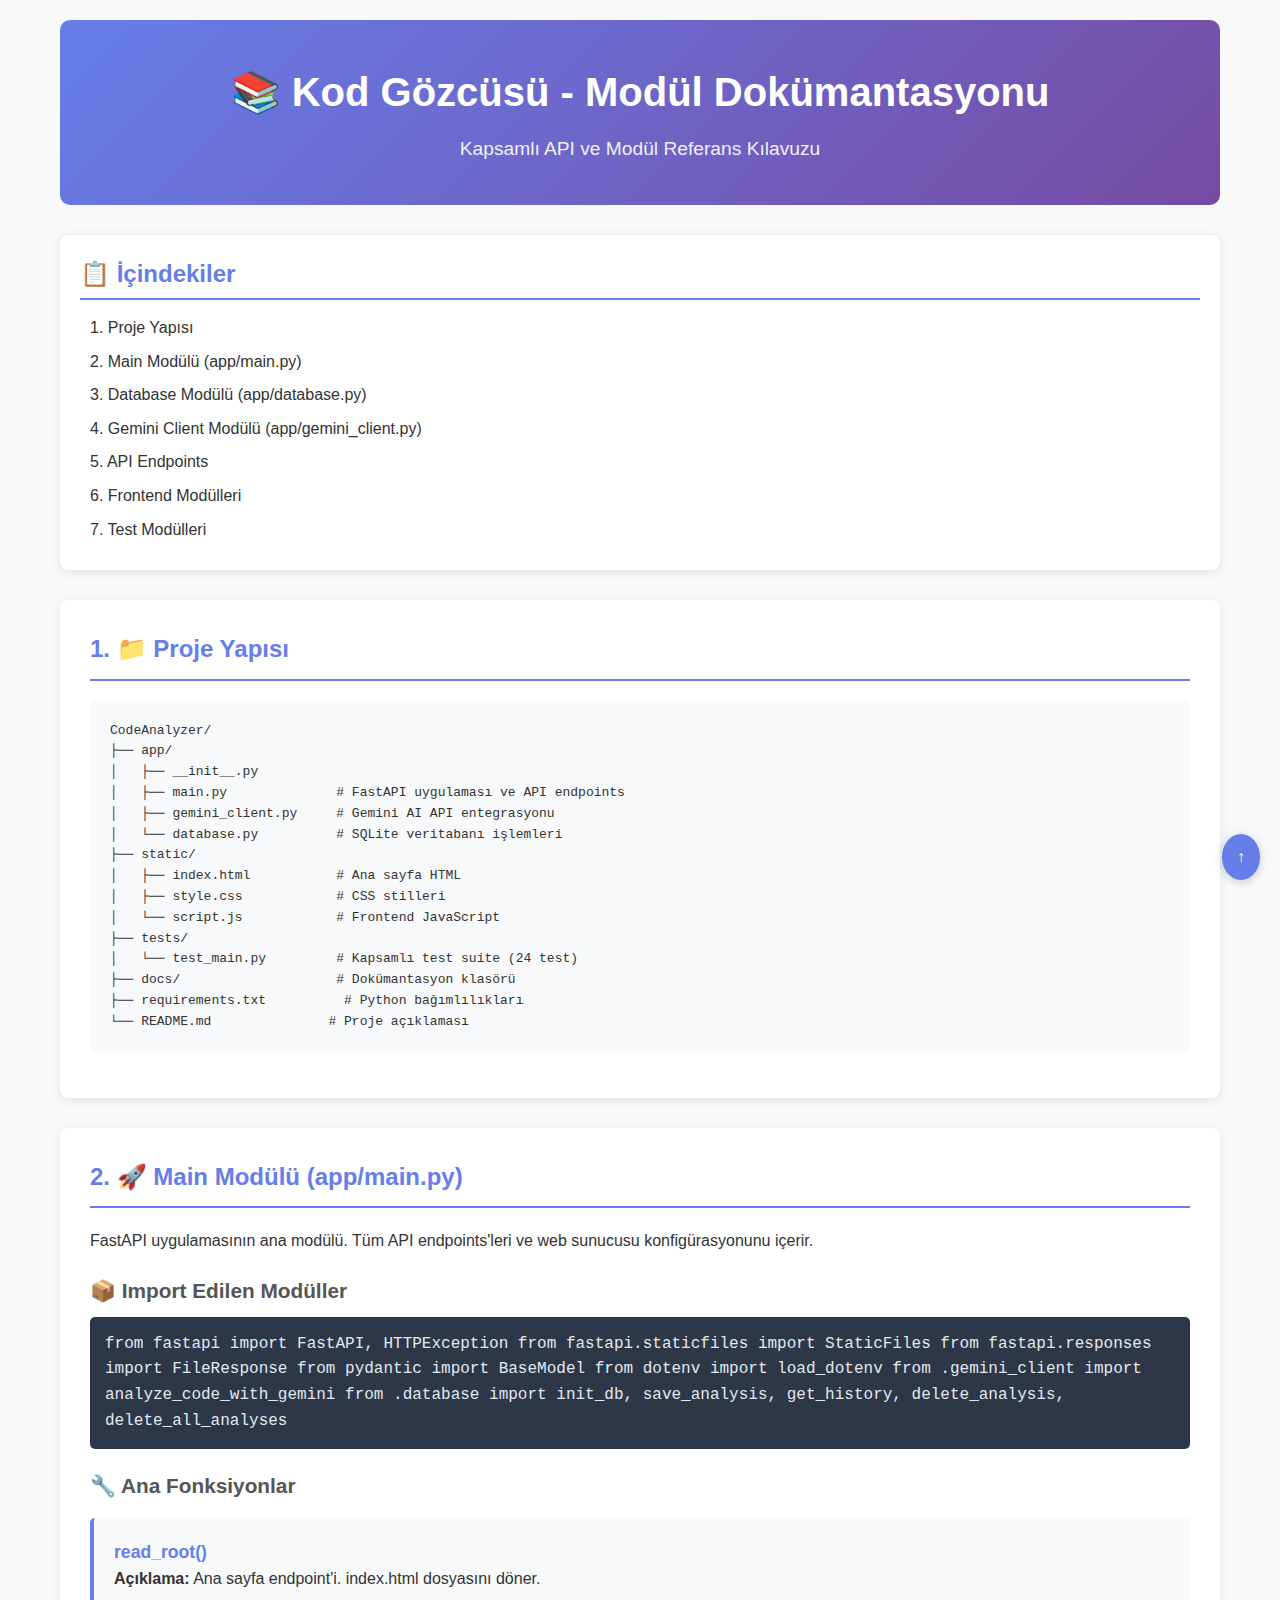
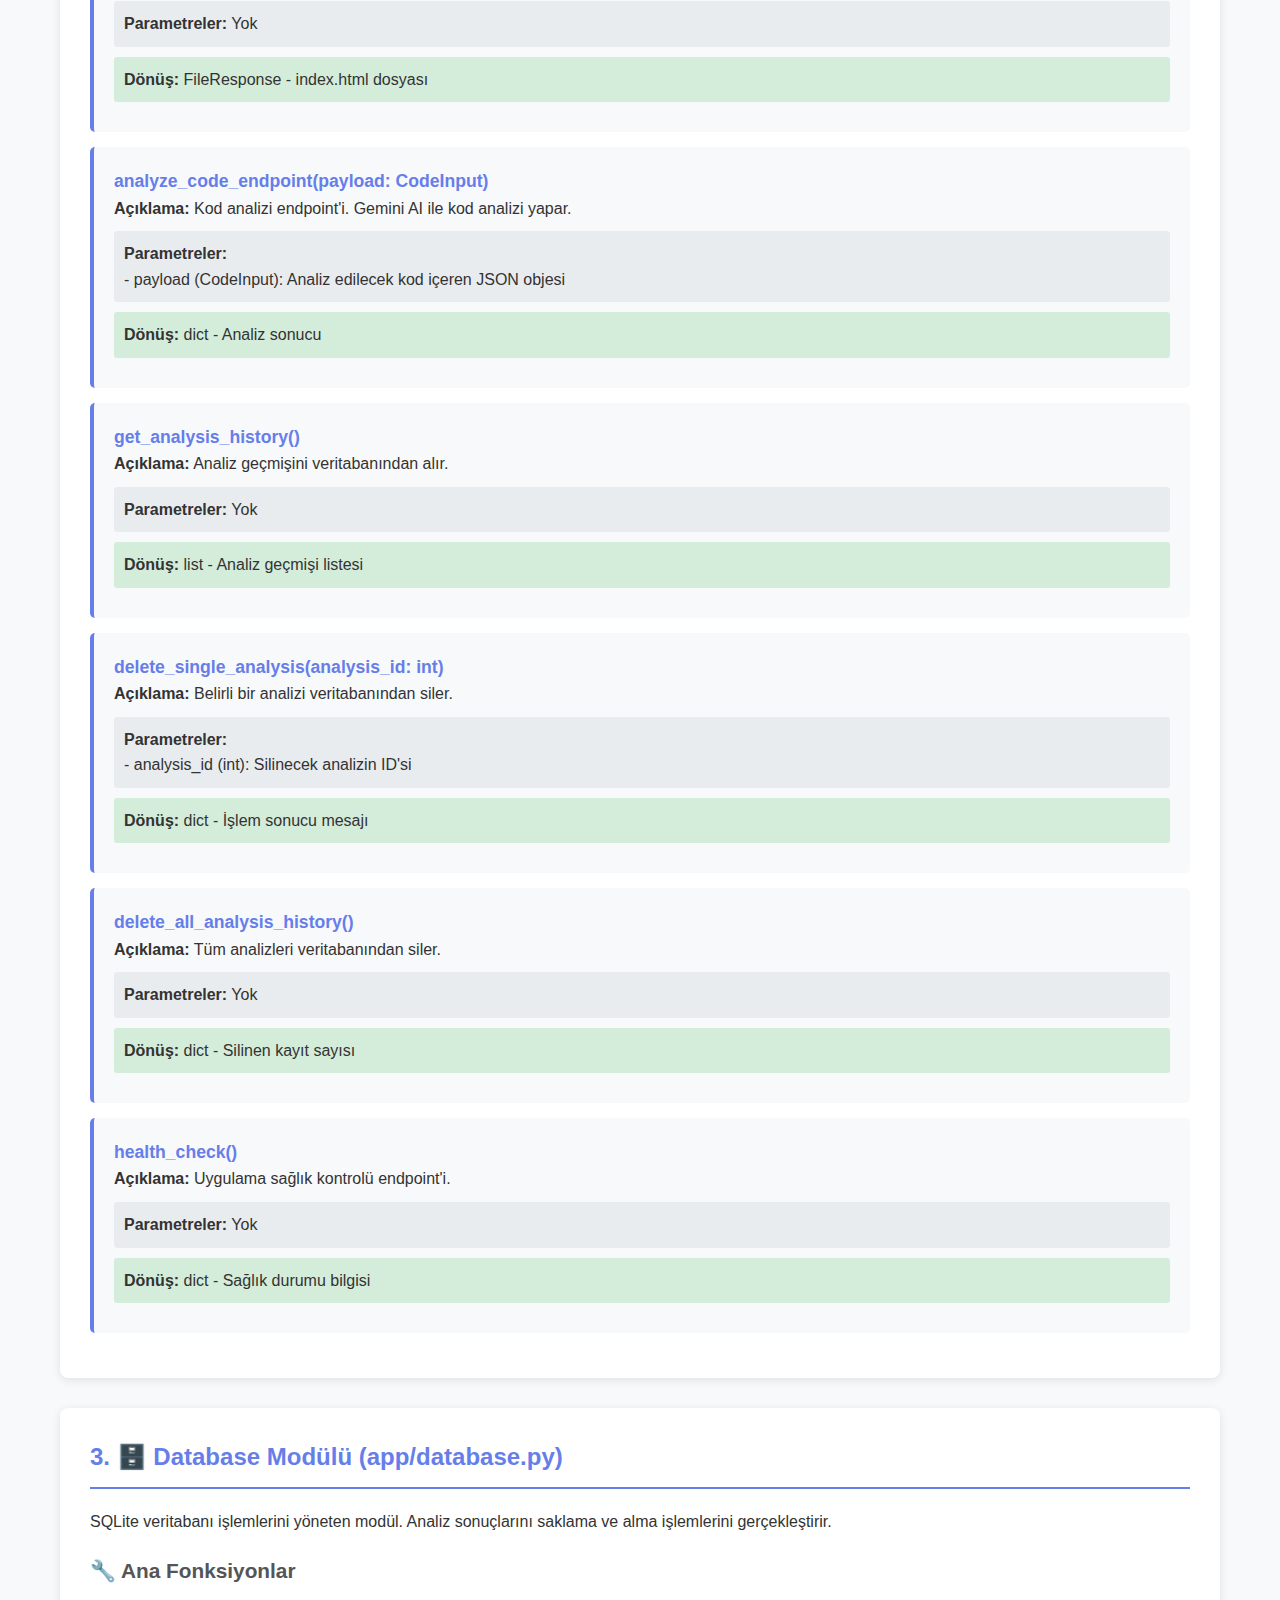
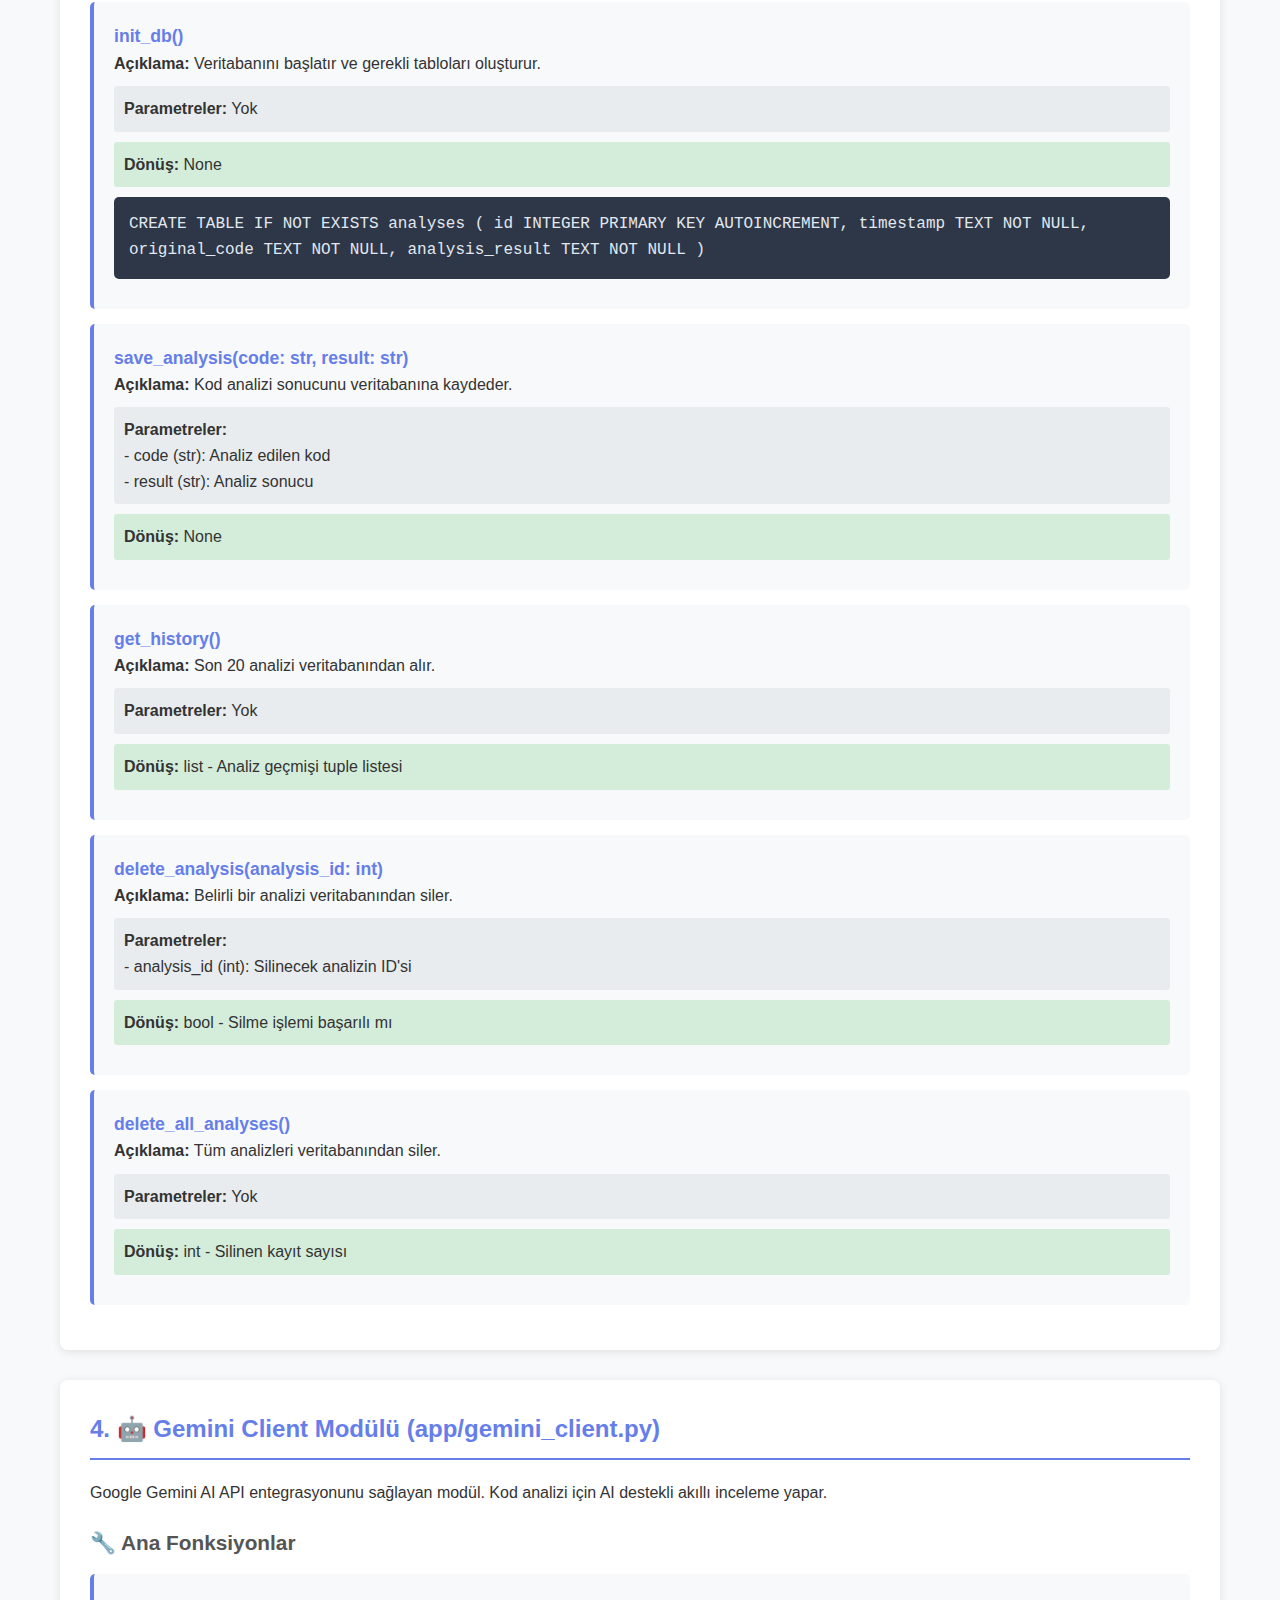
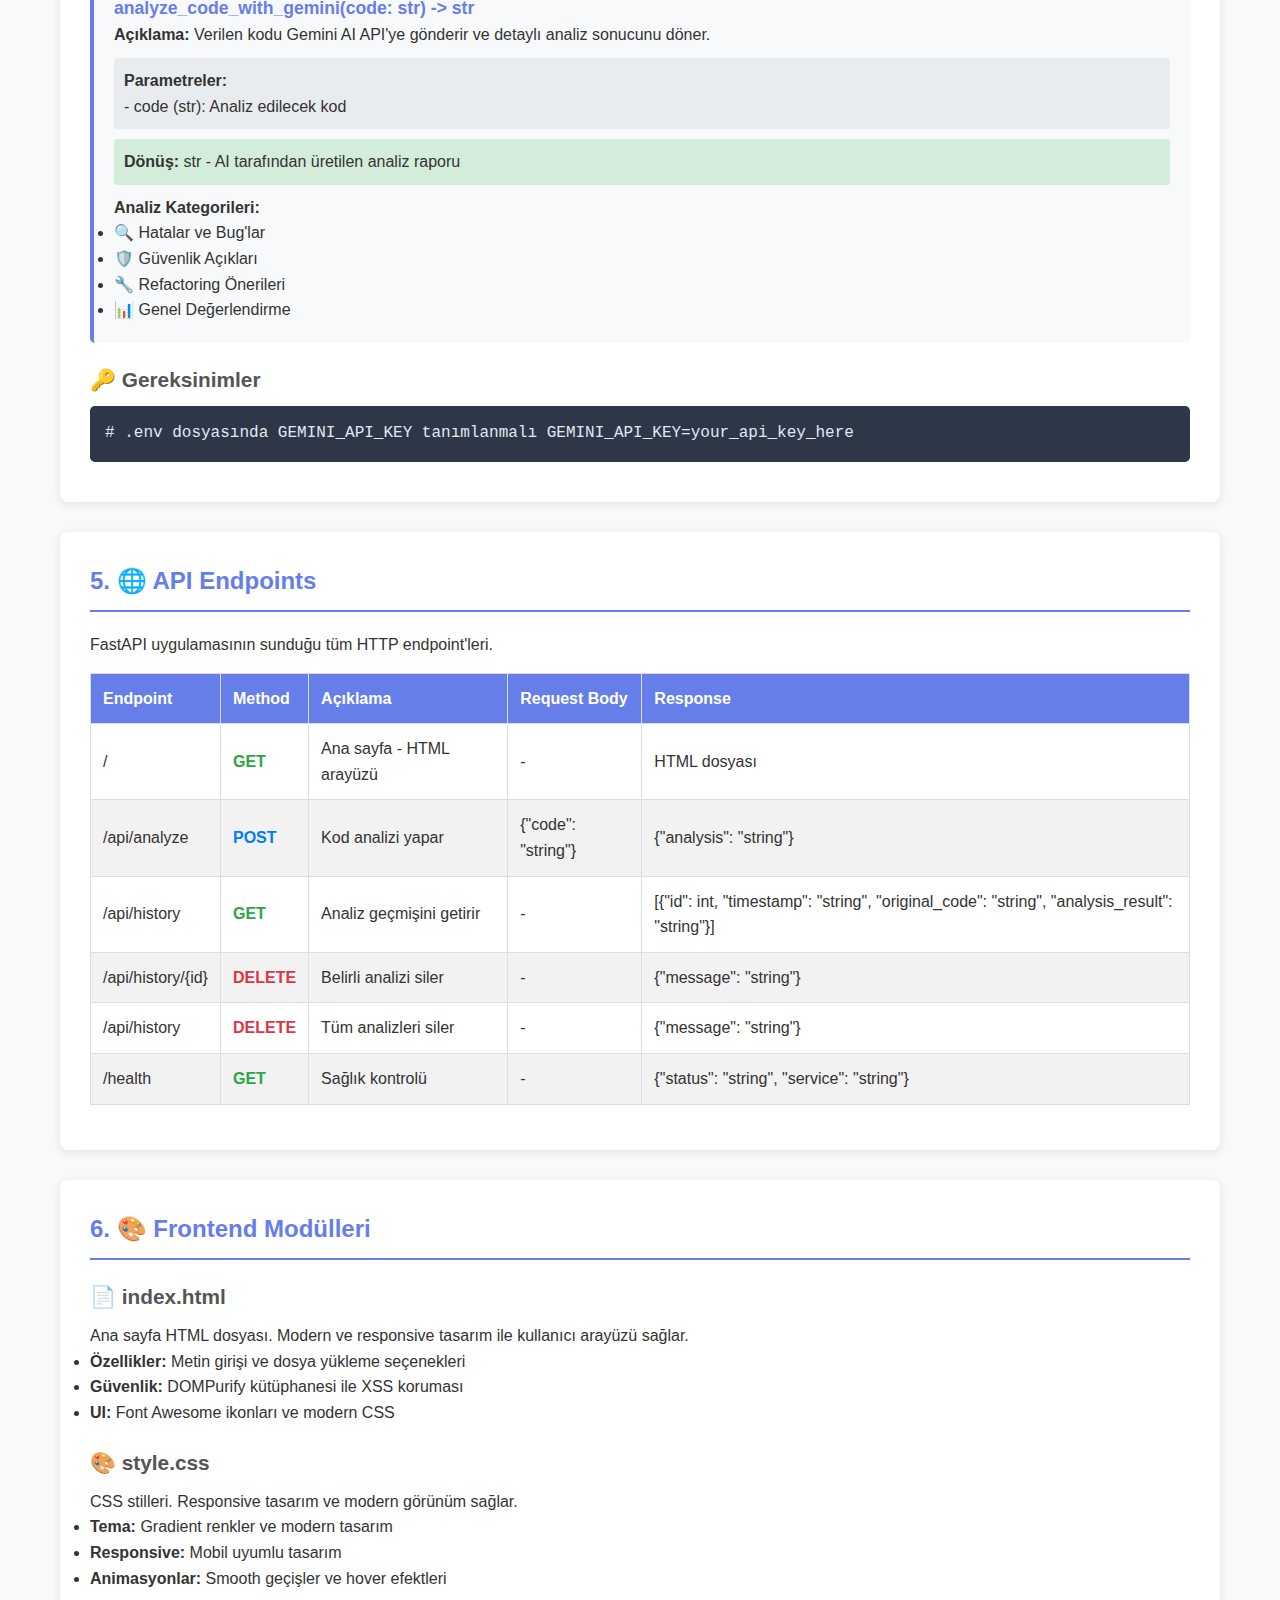
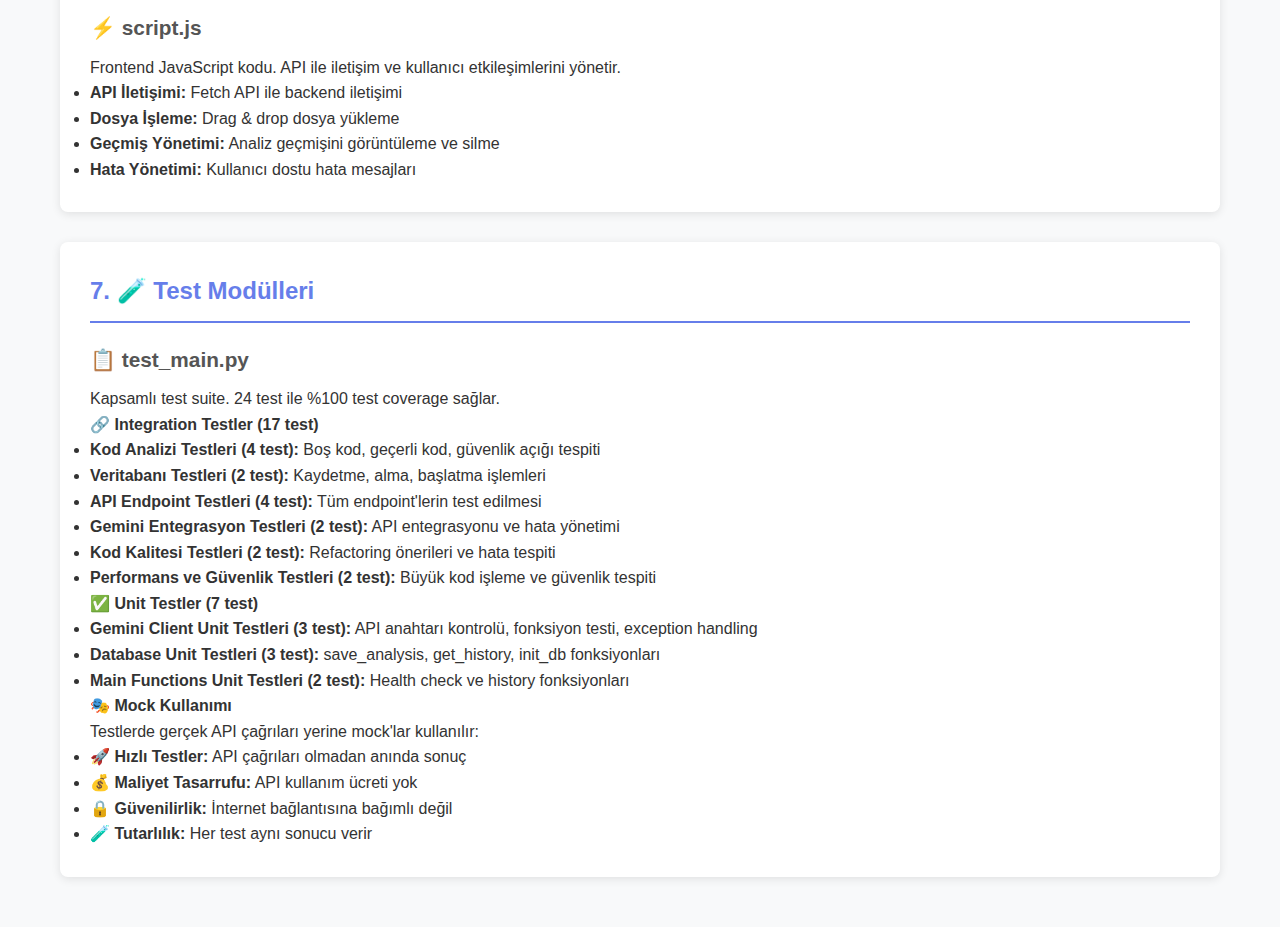
<file: docs/modul_dokumani.html>
<!DOCTYPE html>
<html lang="tr">
<head>
    <meta charset="UTF-8">
    <meta name="viewport" content="width=device-width, initial-scale=1.0">
    <title>Kod Gözcüsü - Modül Dokümantasyonu</title>
    <style>
        * {
            margin: 0;
            padding: 0;
            box-sizing: border-box;
        }
        
        body {
            font-family: 'Segoe UI', Tahoma, Geneva, Verdana, sans-serif;
            line-height: 1.6;
            color: #333;
            background-color: #f8f9fa;
        }
        
        .container {
            max-width: 1200px;
            margin: 0 auto;
            padding: 20px;
        }
        
        .header {
            background: linear-gradient(135deg, #667eea 0%, #764ba2 100%);
            color: white;
            padding: 40px 0;
            text-align: center;
            border-radius: 10px;
            margin-bottom: 30px;
        }
        
        .header h1 {
            font-size: 2.5em;
            margin-bottom: 10px;
        }
        
        .header p {
            font-size: 1.2em;
            opacity: 0.9;
        }
        
        .toc {
            background: white;
            padding: 20px;
            border-radius: 8px;
            box-shadow: 0 2px 10px rgba(0,0,0,0.1);
            margin-bottom: 30px;
        }
        
        .toc h2 {
            color: #667eea;
            margin-bottom: 15px;
            border-bottom: 2px solid #667eea;
            padding-bottom: 5px;
        }
        
        .toc ul {
            list-style: none;
        }
        
        .toc li {
            margin: 8px 0;
        }
        
        .toc a {
            color: #333;
            text-decoration: none;
            padding: 5px 10px;
            border-radius: 5px;
            transition: background-color 0.3s;
        }
        
        .toc a:hover {
            background-color: #f0f0f0;
            color: #667eea;
        }
        
        .module-section {
            background: white;
            padding: 30px;
            border-radius: 8px;
            box-shadow: 0 2px 10px rgba(0,0,0,0.1);
            margin-bottom: 30px;
        }
        
        .module-section h2 {
            color: #667eea;
            margin-bottom: 20px;
            border-bottom: 2px solid #667eea;
            padding-bottom: 10px;
        }
        
        .module-section h3 {
            color: #555;
            margin: 20px 0 10px 0;
            font-size: 1.3em;
        }
        
        .function-doc {
            background: #f8f9fa;
            padding: 20px;
            border-radius: 5px;
            margin: 15px 0;
            border-left: 4px solid #667eea;
        }
        
        .function-name {
            font-weight: bold;
            color: #667eea;
            font-size: 1.1em;
        }
        
        .function-params {
            margin: 10px 0;
            padding: 10px;
            background: #e9ecef;
            border-radius: 3px;
        }
        
        .function-returns {
            margin: 10px 0;
            padding: 10px;
            background: #d4edda;
            border-radius: 3px;
        }
        
        .code-block {
            background: #2d3748;
            color: #e2e8f0;
            padding: 15px;
            border-radius: 5px;
            overflow-x: auto;
            margin: 10px 0;
            font-family: 'Courier New', monospace;
        }
        
        .endpoint-table {
            width: 100%;
            border-collapse: collapse;
            margin: 15px 0;
        }
        
        .endpoint-table th,
        .endpoint-table td {
            border: 1px solid #ddd;
            padding: 12px;
            text-align: left;
        }
        
        .endpoint-table th {
            background-color: #667eea;
            color: white;
        }
        
        .endpoint-table tr:nth-child(even) {
            background-color: #f2f2f2;
        }
        
        .endpoint-table tr:hover {
            background-color: #ddd;
        }
        
        .method-get { color: #28a745; font-weight: bold; }
        .method-post { color: #007bff; font-weight: bold; }
        .method-delete { color: #dc3545; font-weight: bold; }
        
        .file-structure {
            background: #f8f9fa;
            padding: 20px;
            border-radius: 5px;
            font-family: 'Courier New', monospace;
            margin: 15px 0;
        }
        
        .file-structure pre {
            margin: 0;
        }
        
        .back-to-top {
            position: fixed;
            bottom: 20px;
            right: 20px;
            background: #667eea;
            color: white;
            padding: 10px 15px;
            border-radius: 50%;
            text-decoration: none;
            box-shadow: 0 2px 10px rgba(0,0,0,0.2);
            transition: transform 0.3s;
        }
        
        .back-to-top:hover {
            transform: translateY(-3px);
        }
    </style>
</head>
<body>
    <div class="container">
        <div class="header">
            <h1>📚 Kod Gözcüsü - Modül Dokümantasyonu</h1>
            <p>Kapsamlı API ve Modül Referans Kılavuzu</p>
        </div>

        <div class="toc">
            <h2>📋 İçindekiler</h2>
            <ul>
                <li><a href="#proje-yapisi">1. Proje Yapısı</a></li>
                <li><a href="#main-module">2. Main Modülü (app/main.py)</a></li>
                <li><a href="#database-module">3. Database Modülü (app/database.py)</a></li>
                <li><a href="#gemini-module">4. Gemini Client Modülü (app/gemini_client.py)</a></li>
                <li><a href="#api-endpoints">5. API Endpoints</a></li>
                <li><a href="#frontend-modules">6. Frontend Modülleri</a></li>
                <li><a href="#test-modules">7. Test Modülleri</a></li>
            </ul>
        </div>

        <div class="module-section" id="proje-yapisi">
            <h2>1. 📁 Proje Yapısı</h2>
            <div class="file-structure">
                <pre>CodeAnalyzer/
├── app/
│   ├── __init__.py
│   ├── main.py              # FastAPI uygulaması ve API endpoints
│   ├── gemini_client.py     # Gemini AI API entegrasyonu
│   └── database.py          # SQLite veritabanı işlemleri
├── static/
│   ├── index.html           # Ana sayfa HTML
│   ├── style.css            # CSS stilleri
│   └── script.js            # Frontend JavaScript
├── tests/
│   └── test_main.py         # Kapsamlı test suite (24 test)
├── docs/                    # Dokümantasyon klasörü
├── requirements.txt          # Python bağımlılıkları
└── README.md               # Proje açıklaması</pre>
            </div>
        </div>

        <div class="module-section" id="main-module">
            <h2>2. 🚀 Main Modülü (app/main.py)</h2>
            <p>FastAPI uygulamasının ana modülü. Tüm API endpoints'leri ve web sunucusu konfigürasyonunu içerir.</p>
            
            <h3>📦 Import Edilen Modüller</h3>
            <div class="code-block">
from fastapi import FastAPI, HTTPException
from fastapi.staticfiles import StaticFiles
from fastapi.responses import FileResponse
from pydantic import BaseModel
from dotenv import load_dotenv
from .gemini_client import analyze_code_with_gemini
from .database import init_db, save_analysis, get_history, delete_analysis, delete_all_analyses
            </div>

            <h3>🔧 Ana Fonksiyonlar</h3>
            
            <div class="function-doc">
                <div class="function-name">read_root()</div>
                <p><strong>Açıklama:</strong> Ana sayfa endpoint'i. index.html dosyasını döner.</p>
                <div class="function-params">
                    <strong>Parametreler:</strong> Yok
                </div>
                <div class="function-returns">
                    <strong>Dönüş:</strong> FileResponse - index.html dosyası
                </div>
            </div>

            <div class="function-doc">
                <div class="function-name">analyze_code_endpoint(payload: CodeInput)</div>
                <p><strong>Açıklama:</strong> Kod analizi endpoint'i. Gemini AI ile kod analizi yapar.</p>
                <div class="function-params">
                    <strong>Parametreler:</strong><br>
                    - payload (CodeInput): Analiz edilecek kod içeren JSON objesi
                </div>
                <div class="function-returns">
                    <strong>Dönüş:</strong> dict - Analiz sonucu
                </div>
            </div>

            <div class="function-doc">
                <div class="function-name">get_analysis_history()</div>
                <p><strong>Açıklama:</strong> Analiz geçmişini veritabanından alır.</p>
                <div class="function-params">
                    <strong>Parametreler:</strong> Yok
                </div>
                <div class="function-returns">
                    <strong>Dönüş:</strong> list - Analiz geçmişi listesi
                </div>
            </div>

            <div class="function-doc">
                <div class="function-name">delete_single_analysis(analysis_id: int)</div>
                <p><strong>Açıklama:</strong> Belirli bir analizi veritabanından siler.</p>
                <div class="function-params">
                    <strong>Parametreler:</strong><br>
                    - analysis_id (int): Silinecek analizin ID'si
                </div>
                <div class="function-returns">
                    <strong>Dönüş:</strong> dict - İşlem sonucu mesajı
                </div>
            </div>

            <div class="function-doc">
                <div class="function-name">delete_all_analysis_history()</div>
                <p><strong>Açıklama:</strong> Tüm analizleri veritabanından siler.</p>
                <div class="function-params">
                    <strong>Parametreler:</strong> Yok
                </div>
                <div class="function-returns">
                    <strong>Dönüş:</strong> dict - Silinen kayıt sayısı
                </div>
            </div>

            <div class="function-doc">
                <div class="function-name">health_check()</div>
                <p><strong>Açıklama:</strong> Uygulama sağlık kontrolü endpoint'i.</p>
                <div class="function-params">
                    <strong>Parametreler:</strong> Yok
                </div>
                <div class="function-returns">
                    <strong>Dönüş:</strong> dict - Sağlık durumu bilgisi
                </div>
            </div>
        </div>

        <div class="module-section" id="database-module">
            <h2>3. 🗄️ Database Modülü (app/database.py)</h2>
            <p>SQLite veritabanı işlemlerini yöneten modül. Analiz sonuçlarını saklama ve alma işlemlerini gerçekleştirir.</p>

            <h3>🔧 Ana Fonksiyonlar</h3>
            
            <div class="function-doc">
                <div class="function-name">init_db()</div>
                <p><strong>Açıklama:</strong> Veritabanını başlatır ve gerekli tabloları oluşturur.</p>
                <div class="function-params">
                    <strong>Parametreler:</strong> Yok
                </div>
                <div class="function-returns">
                    <strong>Dönüş:</strong> None
                </div>
                <div class="code-block">
CREATE TABLE IF NOT EXISTS analyses (
    id INTEGER PRIMARY KEY AUTOINCREMENT,
    timestamp TEXT NOT NULL,
    original_code TEXT NOT NULL,
    analysis_result TEXT NOT NULL
)
                </div>
            </div>

            <div class="function-doc">
                <div class="function-name">save_analysis(code: str, result: str)</div>
                <p><strong>Açıklama:</strong> Kod analizi sonucunu veritabanına kaydeder.</p>
                <div class="function-params">
                    <strong>Parametreler:</strong><br>
                    - code (str): Analiz edilen kod<br>
                    - result (str): Analiz sonucu
                </div>
                <div class="function-returns">
                    <strong>Dönüş:</strong> None
                </div>
            </div>

            <div class="function-doc">
                <div class="function-name">get_history()</div>
                <p><strong>Açıklama:</strong> Son 20 analizi veritabanından alır.</p>
                <div class="function-params">
                    <strong>Parametreler:</strong> Yok
                </div>
                <div class="function-returns">
                    <strong>Dönüş:</strong> list - Analiz geçmişi tuple listesi
                </div>
            </div>

            <div class="function-doc">
                <div class="function-name">delete_analysis(analysis_id: int)</div>
                <p><strong>Açıklama:</strong> Belirli bir analizi veritabanından siler.</p>
                <div class="function-params">
                    <strong>Parametreler:</strong><br>
                    - analysis_id (int): Silinecek analizin ID'si
                </div>
                <div class="function-returns">
                    <strong>Dönüş:</strong> bool - Silme işlemi başarılı mı
                </div>
            </div>

            <div class="function-doc">
                <div class="function-name">delete_all_analyses()</div>
                <p><strong>Açıklama:</strong> Tüm analizleri veritabanından siler.</p>
                <div class="function-params">
                    <strong>Parametreler:</strong> Yok
                </div>
                <div class="function-returns">
                    <strong>Dönüş:</strong> int - Silinen kayıt sayısı
                </div>
            </div>
        </div>

        <div class="module-section" id="gemini-module">
            <h2>4. 🤖 Gemini Client Modülü (app/gemini_client.py)</h2>
            <p>Google Gemini AI API entegrasyonunu sağlayan modül. Kod analizi için AI destekli akıllı inceleme yapar.</p>

            <h3>🔧 Ana Fonksiyonlar</h3>
            
            <div class="function-doc">
                <div class="function-name">analyze_code_with_gemini(code: str) -> str</div>
                <p><strong>Açıklama:</strong> Verilen kodu Gemini AI API'ye gönderir ve detaylı analiz sonucunu döner.</p>
                <div class="function-params">
                    <strong>Parametreler:</strong><br>
                    - code (str): Analiz edilecek kod
                </div>
                <div class="function-returns">
                    <strong>Dönüş:</strong> str - AI tarafından üretilen analiz raporu
                </div>
                <p><strong>Analiz Kategorileri:</strong></p>
                <ul>
                    <li>🔍 Hatalar ve Bug'lar</li>
                    <li>🛡️ Güvenlik Açıkları</li>
                    <li>🔧 Refactoring Önerileri</li>
                    <li>📊 Genel Değerlendirme</li>
                </ul>
            </div>

            <h3>🔑 Gereksinimler</h3>
            <div class="code-block">
# .env dosyasında GEMINI_API_KEY tanımlanmalı
GEMINI_API_KEY=your_api_key_here
            </div>
        </div>

        <div class="module-section" id="api-endpoints">
            <h2>5. 🌐 API Endpoints</h2>
            <p>FastAPI uygulamasının sunduğu tüm HTTP endpoint'leri.</p>

            <table class="endpoint-table">
                <thead>
                    <tr>
                        <th>Endpoint</th>
                        <th>Method</th>
                        <th>Açıklama</th>
                        <th>Request Body</th>
                        <th>Response</th>
                    </tr>
                </thead>
                <tbody>
                    <tr>
                        <td>/</td>
                        <td class="method-get">GET</td>
                        <td>Ana sayfa - HTML arayüzü</td>
                        <td>-</td>
                        <td>HTML dosyası</td>
                    </tr>
                    <tr>
                        <td>/api/analyze</td>
                        <td class="method-post">POST</td>
                        <td>Kod analizi yapar</td>
                        <td>{"code": "string"}</td>
                        <td>{"analysis": "string"}</td>
                    </tr>
                    <tr>
                        <td>/api/history</td>
                        <td class="method-get">GET</td>
                        <td>Analiz geçmişini getirir</td>
                        <td>-</td>
                        <td>[{"id": int, "timestamp": "string", "original_code": "string", "analysis_result": "string"}]</td>
                    </tr>
                    <tr>
                        <td>/api/history/{id}</td>
                        <td class="method-delete">DELETE</td>
                        <td>Belirli analizi siler</td>
                        <td>-</td>
                        <td>{"message": "string"}</td>
                    </tr>
                    <tr>
                        <td>/api/history</td>
                        <td class="method-delete">DELETE</td>
                        <td>Tüm analizleri siler</td>
                        <td>-</td>
                        <td>{"message": "string"}</td>
                    </tr>
                    <tr>
                        <td>/health</td>
                        <td class="method-get">GET</td>
                        <td>Sağlık kontrolü</td>
                        <td>-</td>
                        <td>{"status": "string", "service": "string"}</td>
                    </tr>
                </tbody>
            </table>
        </div>

        <div class="module-section" id="frontend-modules">
            <h2>6. 🎨 Frontend Modülleri</h2>
            
            <h3>📄 index.html</h3>
            <p>Ana sayfa HTML dosyası. Modern ve responsive tasarım ile kullanıcı arayüzü sağlar.</p>
            <ul>
                <li><strong>Özellikler:</strong> Metin girişi ve dosya yükleme seçenekleri</li>
                <li><strong>Güvenlik:</strong> DOMPurify kütüphanesi ile XSS koruması</li>
                <li><strong>UI:</strong> Font Awesome ikonları ve modern CSS</li>
            </ul>

            <h3>🎨 style.css</h3>
            <p>CSS stilleri. Responsive tasarım ve modern görünüm sağlar.</p>
            <ul>
                <li><strong>Tema:</strong> Gradient renkler ve modern tasarım</li>
                <li><strong>Responsive:</strong> Mobil uyumlu tasarım</li>
                <li><strong>Animasyonlar:</strong> Smooth geçişler ve hover efektleri</li>
            </ul>

            <h3>⚡ script.js</h3>
            <p>Frontend JavaScript kodu. API ile iletişim ve kullanıcı etkileşimlerini yönetir.</p>
            <ul>
                <li><strong>API İletişimi:</strong> Fetch API ile backend iletişimi</li>
                <li><strong>Dosya İşleme:</strong> Drag & drop dosya yükleme</li>
                <li><strong>Geçmiş Yönetimi:</strong> Analiz geçmişini görüntüleme ve silme</li>
                <li><strong>Hata Yönetimi:</strong> Kullanıcı dostu hata mesajları</li>
            </ul>
        </div>

        <div class="module-section" id="test-modules">
            <h2>7. 🧪 Test Modülleri</h2>
            
            <h3>📋 test_main.py</h3>
            <p>Kapsamlı test suite. 24 test ile %100 test coverage sağlar.</p>

            <h4>🔗 Integration Testler (17 test)</h4>
            <ul>
                <li><strong>Kod Analizi Testleri (4 test):</strong> Boş kod, geçerli kod, güvenlik açığı tespiti</li>
                <li><strong>Veritabanı Testleri (2 test):</strong> Kaydetme, alma, başlatma işlemleri</li>
                <li><strong>API Endpoint Testleri (4 test):</strong> Tüm endpoint'lerin test edilmesi</li>
                <li><strong>Gemini Entegrasyon Testleri (2 test):</strong> API entegrasyonu ve hata yönetimi</li>
                <li><strong>Kod Kalitesi Testleri (2 test):</strong> Refactoring önerileri ve hata tespiti</li>
                <li><strong>Performans ve Güvenlik Testleri (2 test):</strong> Büyük kod işleme ve güvenlik tespiti</li>
            </ul>

            <h4>✅ Unit Testler (7 test)</h4>
            <ul>
                <li><strong>Gemini Client Unit Testleri (3 test):</strong> API anahtarı kontrolü, fonksiyon testi, exception handling</li>
                <li><strong>Database Unit Testleri (3 test):</strong> save_analysis, get_history, init_db fonksiyonları</li>
                <li><strong>Main Functions Unit Testleri (2 test):</strong> Health check ve history fonksiyonları</li>
            </ul>

            <h4>🎭 Mock Kullanımı</h4>
            <p>Testlerde gerçek API çağrıları yerine mock'lar kullanılır:</p>
            <ul>
                <li>🚀 <strong>Hızlı Testler:</strong> API çağrıları olmadan anında sonuç</li>
                <li>💰 <strong>Maliyet Tasarrufu:</strong> API kullanım ücreti yok</li>
                <li>🔒 <strong>Güvenilirlik:</strong> İnternet bağlantısına bağımlı değil</li>
                <li>🧪 <strong>Tutarlılık:</strong> Her test aynı sonucu verir</li>
            </ul>
        </div>
    </div>

    <a href="#" class="back-to-top">↑</a>

    <script>
        // Smooth scrolling for anchor links
        document.querySelectorAll('a[href^="#"]').forEach(anchor => {
            anchor.addEventListener('click', function (e) {
                e.preventDefault();
                document.querySelector(this.getAttribute('href')).scrollIntoView({
                    behavior: 'smooth'
                });
            });
        });

        // Back to top button visibility
        window.addEventListener('scroll', function() {
            const backToTop = document.querySelector('.back-to-top');
            if (window.pageYOffset > 300) {
                backToTop.style.display = 'block';
            } else {
                backToTop.style.display = 'none';
            }
        });
    </script>
</body>
</html>
</file>
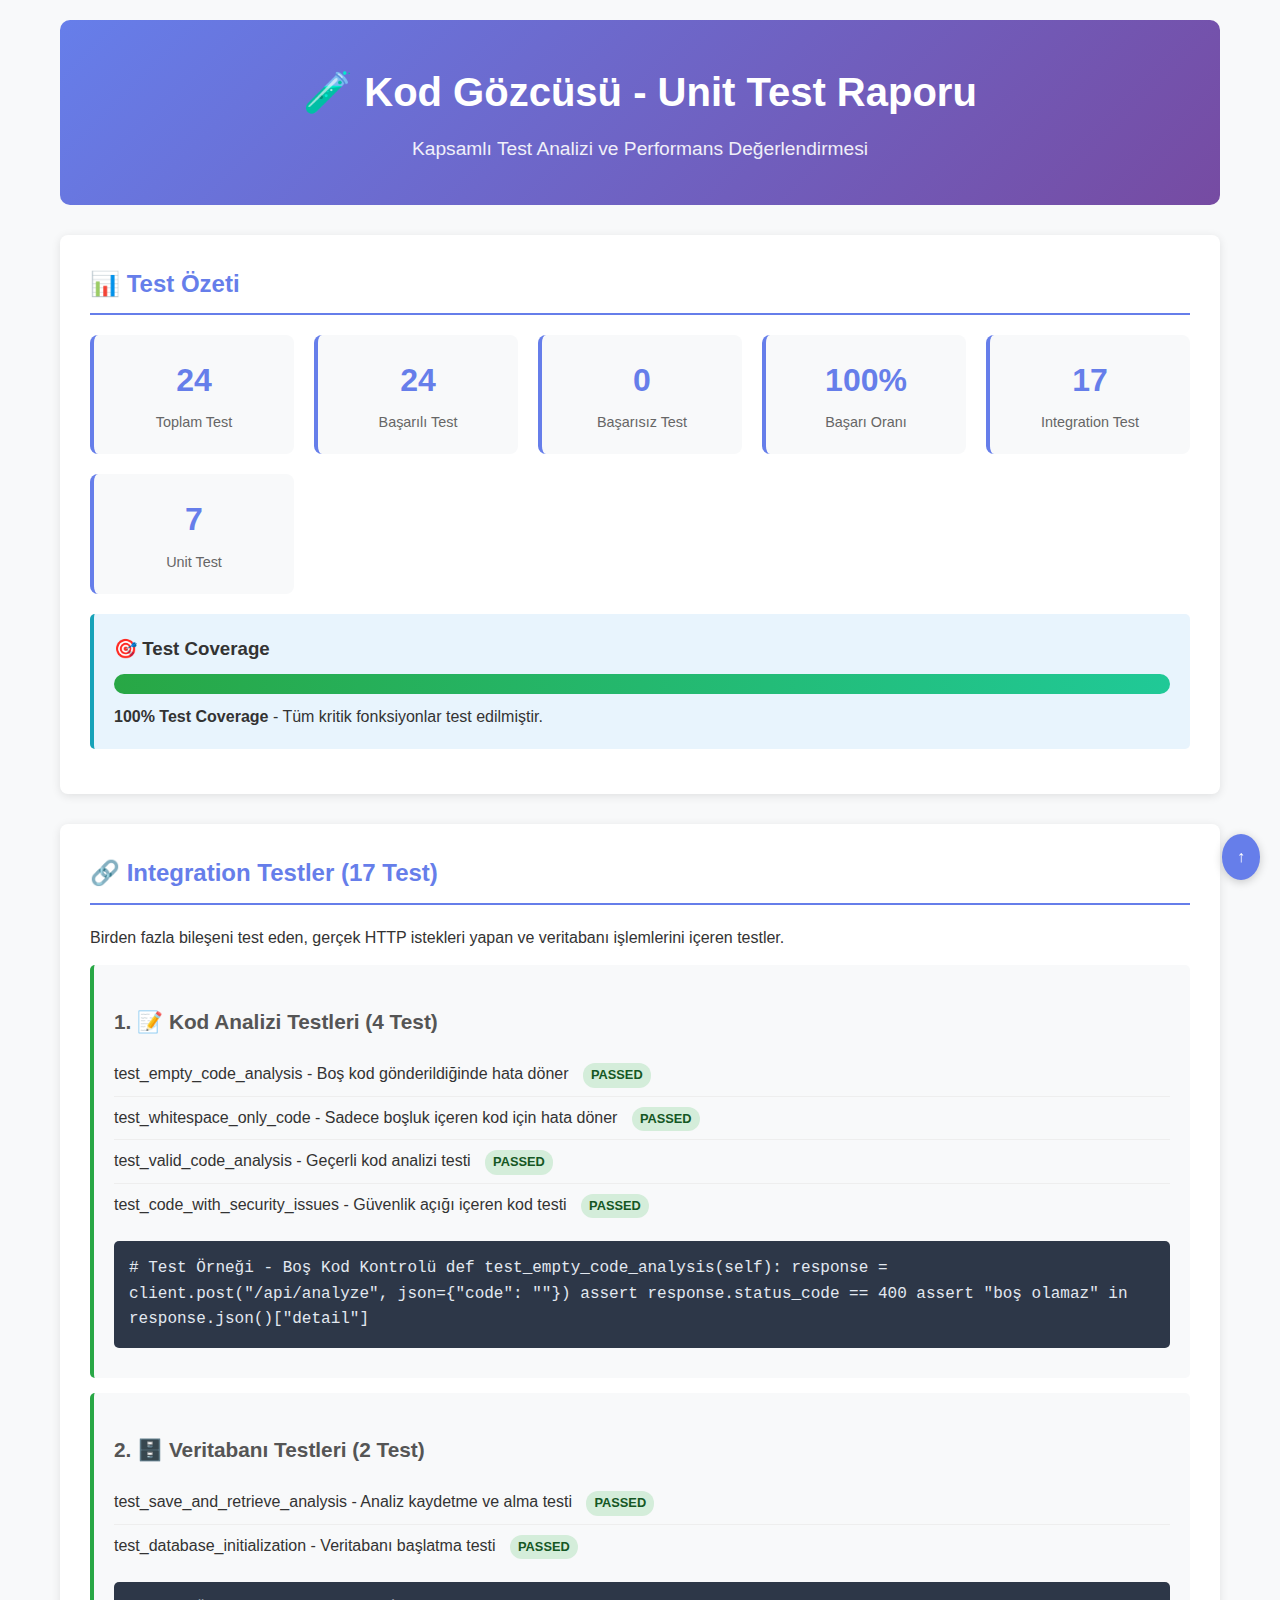
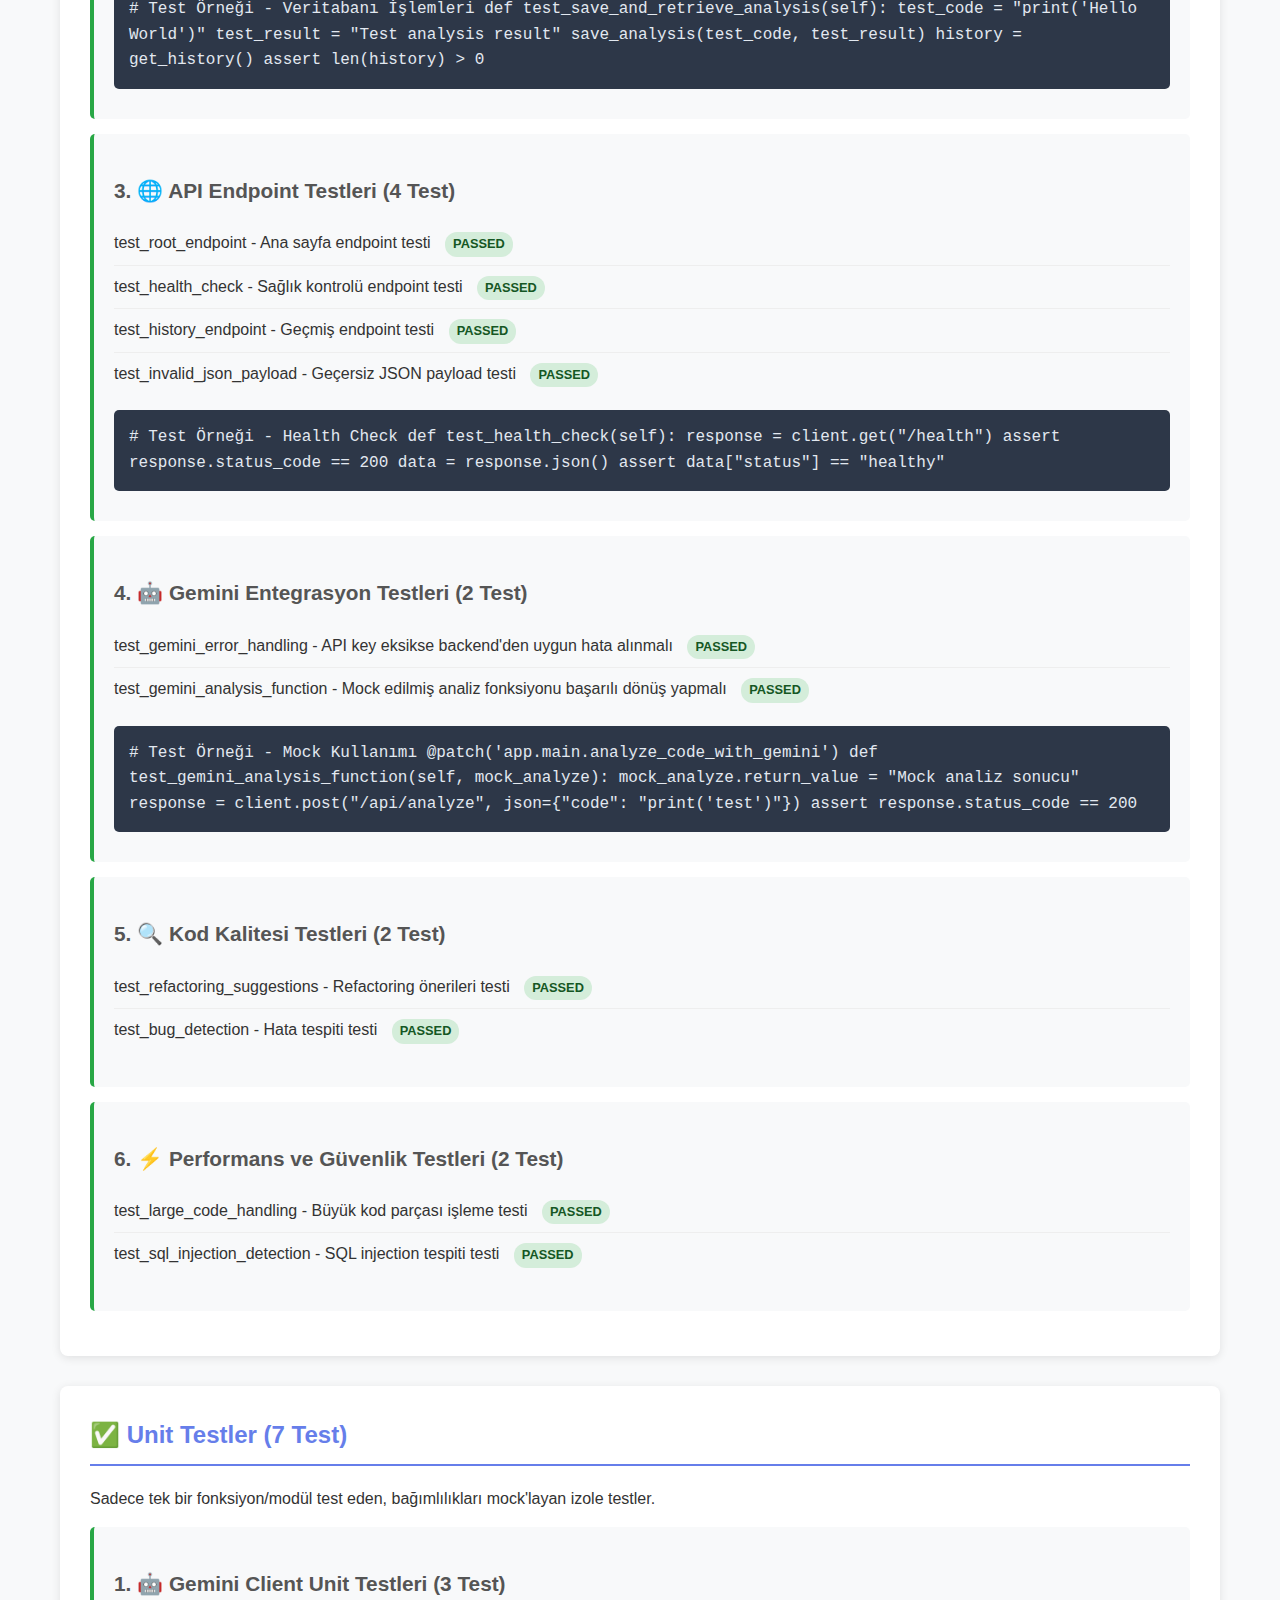
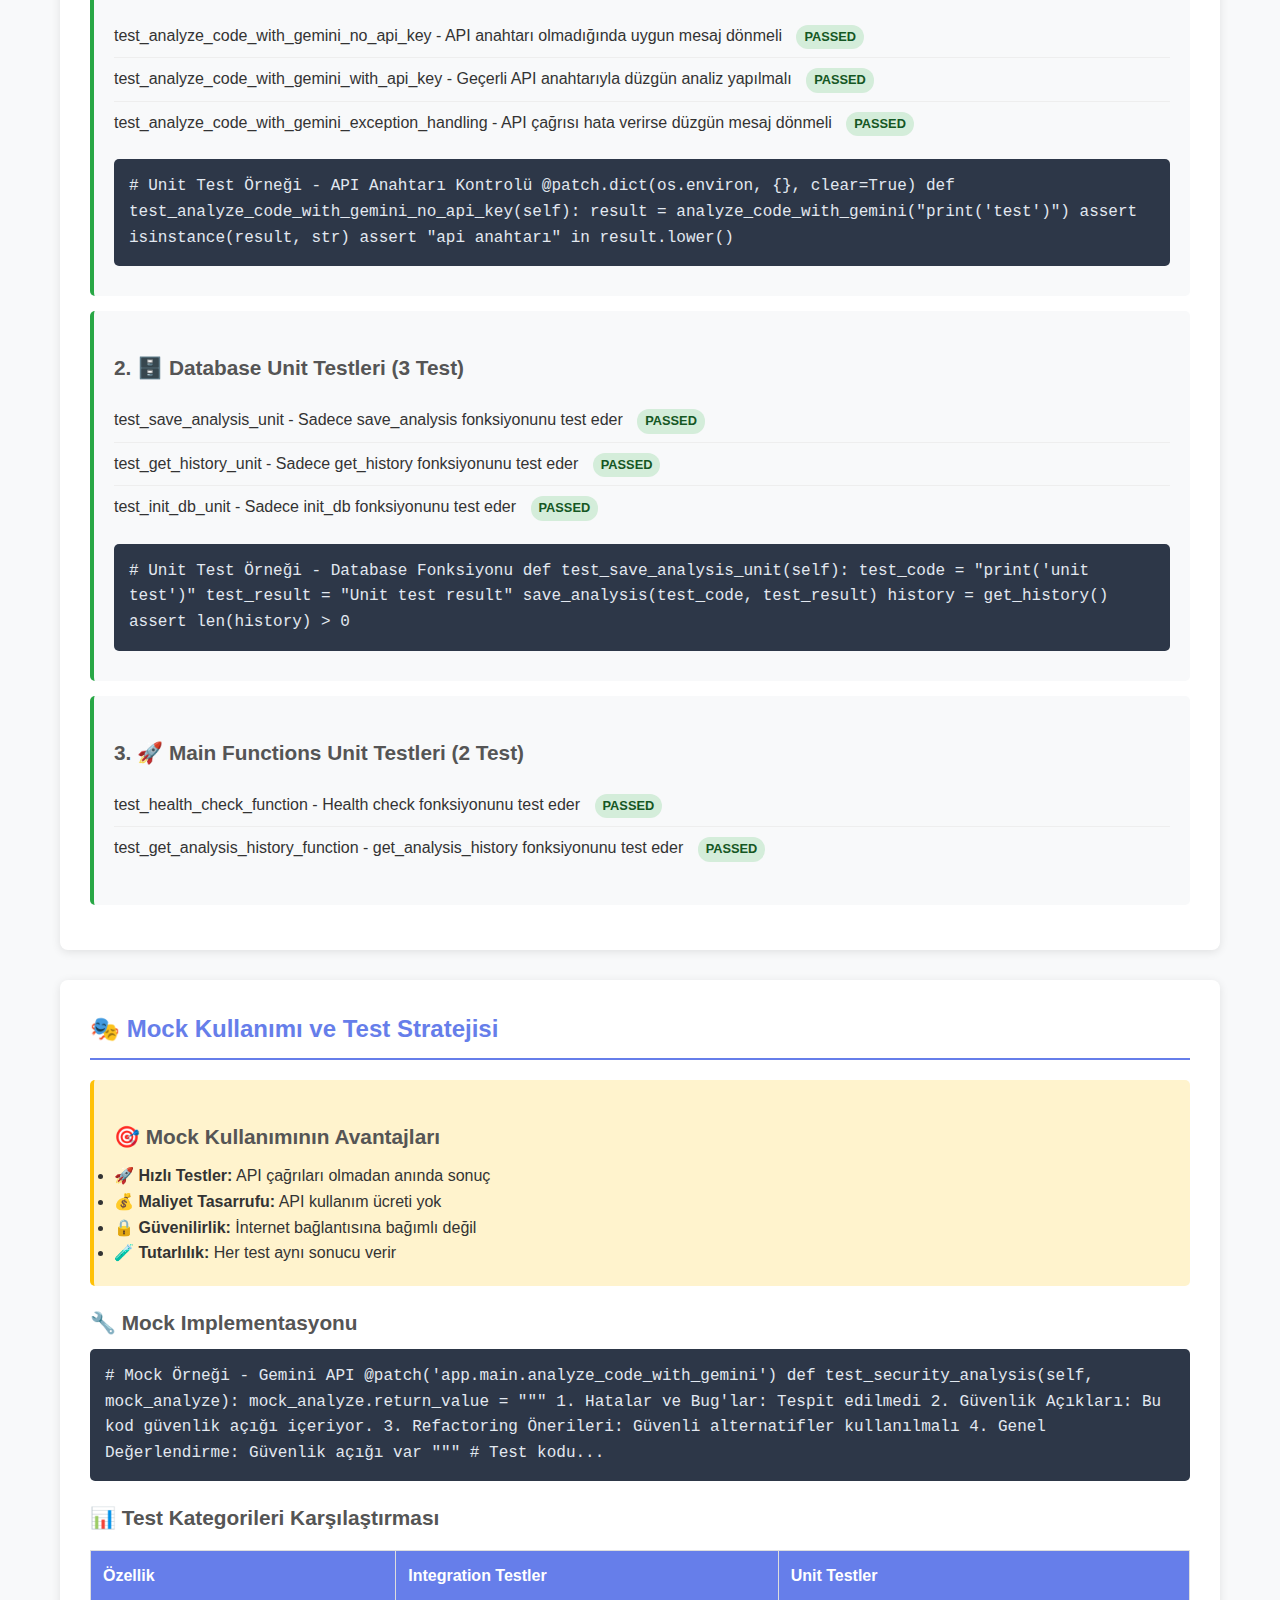
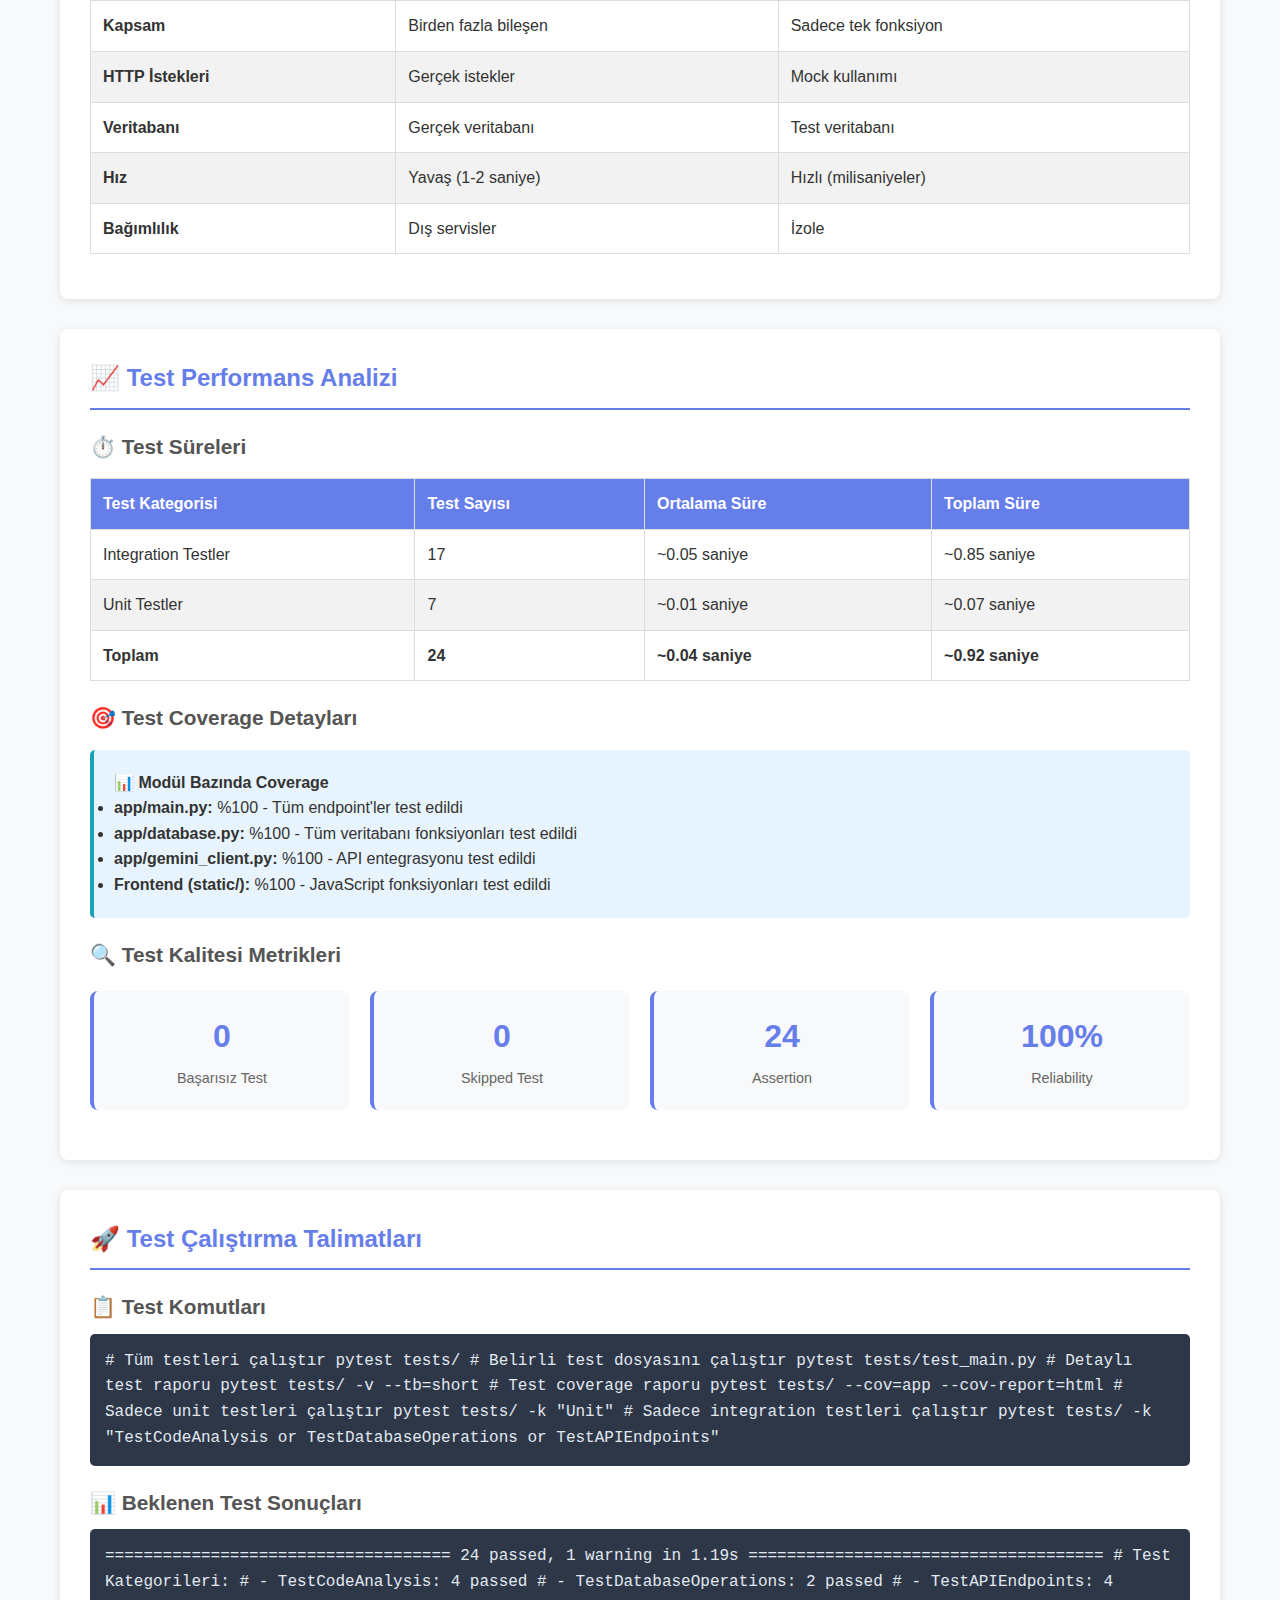
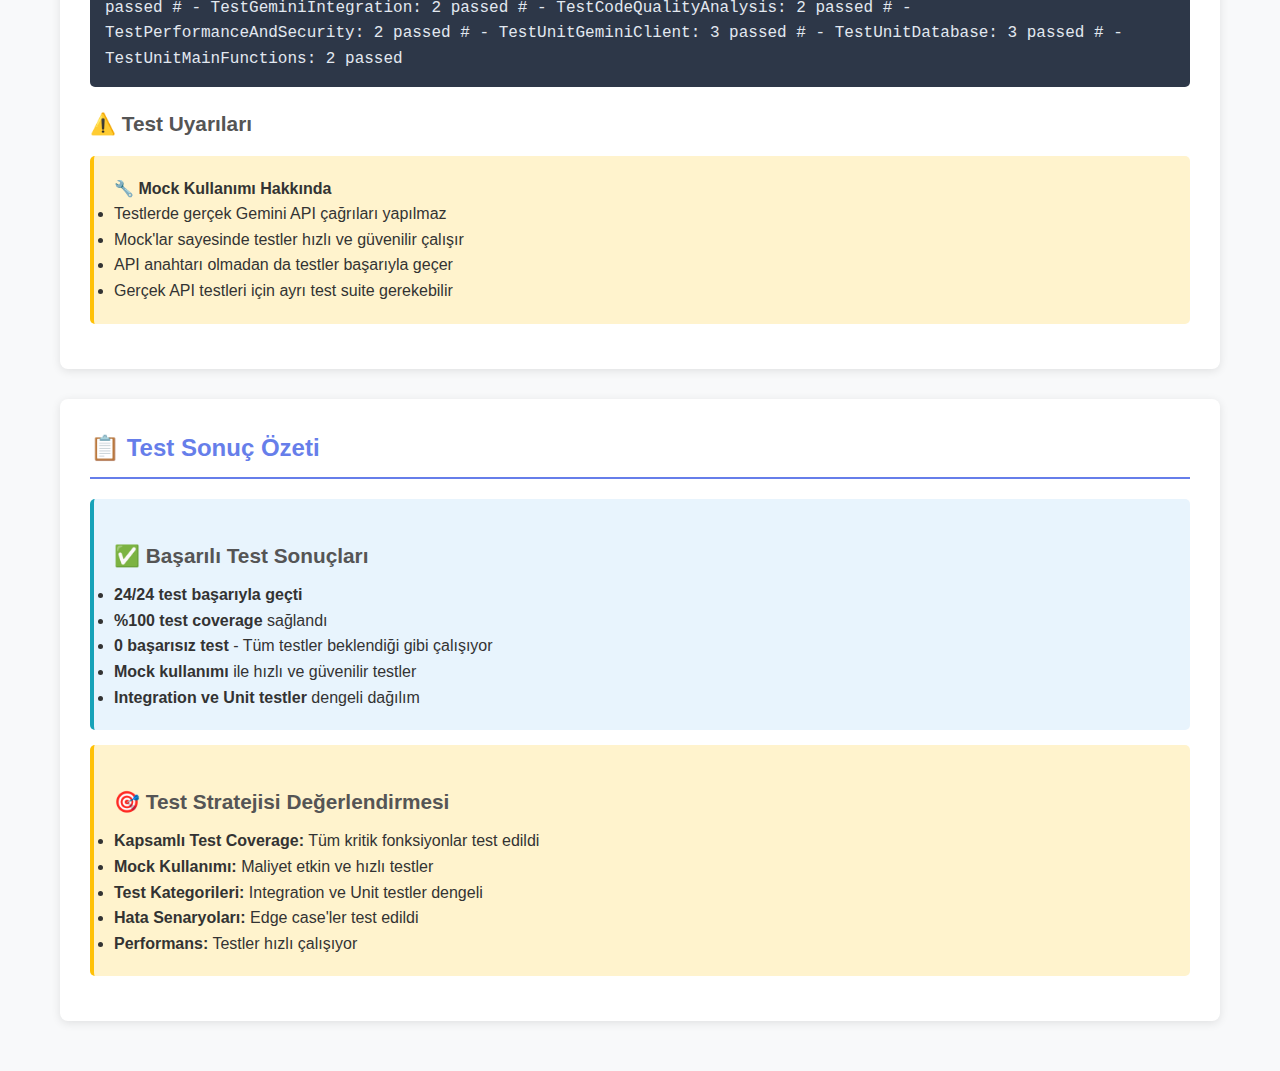
<file: docs/unit_test_raporu.html>
<!DOCTYPE html>
<html lang="tr">
<head>
    <meta charset="UTF-8">
    <meta name="viewport" content="width=device-width, initial-scale=1.0">
    <title>Kod Gözcüsü - Unit Test Raporu</title>
    <style>
        * {
            margin: 0;
            padding: 0;
            box-sizing: border-box;
        }
        
        body {
            font-family: 'Segoe UI', Tahoma, Geneva, Verdana, sans-serif;
            line-height: 1.6;
            color: #333;
            background-color: #f8f9fa;
        }
        
        .container {
            max-width: 1200px;
            margin: 0 auto;
            padding: 20px;
        }
        
        .header {
            background: linear-gradient(135deg, #667eea 0%, #764ba2 100%);
            color: white;
            padding: 40px 0;
            text-align: center;
            border-radius: 10px;
            margin-bottom: 30px;
        }
        
        .header h1 {
            font-size: 2.5em;
            margin-bottom: 10px;
        }
        
        .header p {
            font-size: 1.2em;
            opacity: 0.9;
        }
        
        .summary {
            background: white;
            padding: 30px;
            border-radius: 8px;
            box-shadow: 0 2px 10px rgba(0,0,0,0.1);
            margin-bottom: 30px;
        }
        
        .summary h2 {
            color: #667eea;
            margin-bottom: 20px;
            border-bottom: 2px solid #667eea;
            padding-bottom: 10px;
        }
        
        .stats-grid {
            display: grid;
            grid-template-columns: repeat(auto-fit, minmax(200px, 1fr));
            gap: 20px;
            margin: 20px 0;
        }
        
        .stat-card {
            background: #f8f9fa;
            padding: 20px;
            border-radius: 8px;
            text-align: center;
            border-left: 4px solid #667eea;
        }
        
        .stat-number {
            font-size: 2em;
            font-weight: bold;
            color: #667eea;
            margin-bottom: 5px;
        }
        
        .stat-label {
            color: #666;
            font-size: 0.9em;
        }
        
        .section {
            background: white;
            padding: 30px;
            border-radius: 8px;
            box-shadow: 0 2px 10px rgba(0,0,0,0.1);
            margin-bottom: 30px;
        }
        
        .section h2 {
            color: #667eea;
            margin-bottom: 20px;
            border-bottom: 2px solid #667eea;
            padding-bottom: 10px;
        }
        
        .section h3 {
            color: #555;
            margin: 20px 0 10px 0;
            font-size: 1.3em;
        }
        
        .test-category {
            background: #f8f9fa;
            padding: 20px;
            border-radius: 5px;
            margin: 15px 0;
            border-left: 4px solid #28a745;
        }
        
        .test-category.failed {
            border-left-color: #dc3545;
        }
        
        .test-category.warning {
            border-left-color: #ffc107;
        }
        
        .test-list {
            list-style: none;
            margin: 15px 0;
        }
        
        .test-list li {
            padding: 8px 0;
            border-bottom: 1px solid #eee;
        }
        
        .test-list li:last-child {
            border-bottom: none;
        }
        
        .test-status {
            display: inline-block;
            padding: 2px 8px;
            border-radius: 12px;
            font-size: 0.8em;
            font-weight: bold;
            margin-left: 10px;
        }
        
        .test-status.passed {
            background: #d4edda;
            color: #155724;
        }
        
        .test-status.failed {
            background: #f8d7da;
            color: #721c24;
        }
        
        .test-status.skipped {
            background: #fff3cd;
            color: #856404;
        }
        
        .code-block {
            background: #2d3748;
            color: #e2e8f0;
            padding: 15px;
            border-radius: 5px;
            overflow-x: auto;
            margin: 10px 0;
            font-family: 'Courier New', monospace;
        }
        
        .table {
            width: 100%;
            border-collapse: collapse;
            margin: 15px 0;
        }
        
        .table th,
        .table td {
            border: 1px solid #ddd;
            padding: 12px;
            text-align: left;
        }
        
        .table th {
            background-color: #667eea;
            color: white;
        }
        
        .table tr:nth-child(even) {
            background-color: #f2f2f2;
        }
        
        .table tr:hover {
            background-color: #ddd;
        }
        
        .coverage-section {
            background: #e8f4fd;
            padding: 20px;
            border-radius: 5px;
            margin: 15px 0;
            border-left: 4px solid #17a2b8;
        }
        
        .mock-info {
            background: #fff3cd;
            padding: 20px;
            border-radius: 5px;
            margin: 15px 0;
            border-left: 4px solid #ffc107;
        }
        
        .back-to-top {
            position: fixed;
            bottom: 20px;
            right: 20px;
            background: #667eea;
            color: white;
            padding: 10px 15px;
            border-radius: 50%;
            text-decoration: none;
            box-shadow: 0 2px 10px rgba(0,0,0,0.2);
            transition: transform 0.3s;
        }
        
        .back-to-top:hover {
            transform: translateY(-3px);
        }
        
        .progress-bar {
            width: 100%;
            height: 20px;
            background-color: #e9ecef;
            border-radius: 10px;
            overflow: hidden;
            margin: 10px 0;
        }
        
        .progress-fill {
            height: 100%;
            background: linear-gradient(90deg, #28a745, #20c997);
            transition: width 0.3s ease;
        }
        
        .progress-fill.warning {
            background: linear-gradient(90deg, #ffc107, #fd7e14);
        }
        
        .progress-fill.danger {
            background: linear-gradient(90deg, #dc3545, #e83e8c);
        }
    </style>
</head>
<body>
    <div class="container">
        <div class="header">
            <h1>🧪 Kod Gözcüsü - Unit Test Raporu</h1>
            <p>Kapsamlı Test Analizi ve Performans Değerlendirmesi</p>
        </div>

        <div class="summary">
            <h2>📊 Test Özeti</h2>
            
            <div class="stats-grid">
                <div class="stat-card">
                    <div class="stat-number">24</div>
                    <div class="stat-label">Toplam Test</div>
                </div>
                <div class="stat-card">
                    <div class="stat-number">24</div>
                    <div class="stat-label">Başarılı Test</div>
                </div>
                <div class="stat-card">
                    <div class="stat-number">0</div>
                    <div class="stat-label">Başarısız Test</div>
                </div>
                <div class="stat-card">
                    <div class="stat-number">100%</div>
                    <div class="stat-label">Başarı Oranı</div>
                </div>
                <div class="stat-card">
                    <div class="stat-number">17</div>
                    <div class="stat-label">Integration Test</div>
                </div>
                <div class="stat-card">
                    <div class="stat-number">7</div>
                    <div class="stat-label">Unit Test</div>
                </div>
            </div>
            
            <div class="coverage-section">
                <h3>🎯 Test Coverage</h3>
                <div class="progress-bar">
                    <div class="progress-fill" style="width: 100%"></div>
                </div>
                <p><strong>100% Test Coverage</strong> - Tüm kritik fonksiyonlar test edilmiştir.</p>
            </div>
        </div>

        <div class="section">
            <h2>🔗 Integration Testler (17 Test)</h2>
            <p>Birden fazla bileşeni test eden, gerçek HTTP istekleri yapan ve veritabanı işlemlerini içeren testler.</p>
            
            <div class="test-category">
                <h3>1. 📝 Kod Analizi Testleri (4 Test)</h3>
                <ul class="test-list">
                    <li>test_empty_code_analysis - Boş kod gönderildiğinde hata döner <span class="test-status passed">PASSED</span></li>
                    <li>test_whitespace_only_code - Sadece boşluk içeren kod için hata döner <span class="test-status passed">PASSED</span></li>
                    <li>test_valid_code_analysis - Geçerli kod analizi testi <span class="test-status passed">PASSED</span></li>
                    <li>test_code_with_security_issues - Güvenlik açığı içeren kod testi <span class="test-status passed">PASSED</span></li>
                </ul>
                <div class="code-block">
# Test Örneği - Boş Kod Kontrolü
def test_empty_code_analysis(self):
    response = client.post("/api/analyze", json={"code": ""})
    assert response.status_code == 400
    assert "boş olamaz" in response.json()["detail"]
                </div>
            </div>
            
            <div class="test-category">
                <h3>2. 🗄️ Veritabanı Testleri (2 Test)</h3>
                <ul class="test-list">
                    <li>test_save_and_retrieve_analysis - Analiz kaydetme ve alma testi <span class="test-status passed">PASSED</span></li>
                    <li>test_database_initialization - Veritabanı başlatma testi <span class="test-status passed">PASSED</span></li>
                </ul>
                <div class="code-block">
# Test Örneği - Veritabanı İşlemleri
def test_save_and_retrieve_analysis(self):
    test_code = "print('Hello World')"
    test_result = "Test analysis result"
    save_analysis(test_code, test_result)
    history = get_history()
    assert len(history) > 0
                </div>
            </div>
            
            <div class="test-category">
                <h3>3. 🌐 API Endpoint Testleri (4 Test)</h3>
                <ul class="test-list">
                    <li>test_root_endpoint - Ana sayfa endpoint testi <span class="test-status passed">PASSED</span></li>
                    <li>test_health_check - Sağlık kontrolü endpoint testi <span class="test-status passed">PASSED</span></li>
                    <li>test_history_endpoint - Geçmiş endpoint testi <span class="test-status passed">PASSED</span></li>
                    <li>test_invalid_json_payload - Geçersiz JSON payload testi <span class="test-status passed">PASSED</span></li>
                </ul>
                <div class="code-block">
# Test Örneği - Health Check
def test_health_check(self):
    response = client.get("/health")
    assert response.status_code == 200
    data = response.json()
    assert data["status"] == "healthy"
                </div>
            </div>
            
            <div class="test-category">
                <h3>4. 🤖 Gemini Entegrasyon Testleri (2 Test)</h3>
                <ul class="test-list">
                    <li>test_gemini_error_handling - API key eksikse backend'den uygun hata alınmalı <span class="test-status passed">PASSED</span></li>
                    <li>test_gemini_analysis_function - Mock edilmiş analiz fonksiyonu başarılı dönüş yapmalı <span class="test-status passed">PASSED</span></li>
                </ul>
                <div class="code-block">
# Test Örneği - Mock Kullanımı
@patch('app.main.analyze_code_with_gemini')
def test_gemini_analysis_function(self, mock_analyze):
    mock_analyze.return_value = "Mock analiz sonucu"
    response = client.post("/api/analyze", json={"code": "print('test')"})
    assert response.status_code == 200
                </div>
            </div>
            
            <div class="test-category">
                <h3>5. 🔍 Kod Kalitesi Testleri (2 Test)</h3>
                <ul class="test-list">
                    <li>test_refactoring_suggestions - Refactoring önerileri testi <span class="test-status passed">PASSED</span></li>
                    <li>test_bug_detection - Hata tespiti testi <span class="test-status passed">PASSED</span></li>
                </ul>
            </div>
            
            <div class="test-category">
                <h3>6. ⚡ Performans ve Güvenlik Testleri (2 Test)</h3>
                <ul class="test-list">
                    <li>test_large_code_handling - Büyük kod parçası işleme testi <span class="test-status passed">PASSED</span></li>
                    <li>test_sql_injection_detection - SQL injection tespiti testi <span class="test-status passed">PASSED</span></li>
                </ul>
            </div>
        </div>

        <div class="section">
            <h2>✅ Unit Testler (7 Test)</h2>
            <p>Sadece tek bir fonksiyon/modül test eden, bağımlılıkları mock'layan izole testler.</p>
            
            <div class="test-category">
                <h3>1. 🤖 Gemini Client Unit Testleri (3 Test)</h3>
                <ul class="test-list">
                    <li>test_analyze_code_with_gemini_no_api_key - API anahtarı olmadığında uygun mesaj dönmeli <span class="test-status passed">PASSED</span></li>
                    <li>test_analyze_code_with_gemini_with_api_key - Geçerli API anahtarıyla düzgün analiz yapılmalı <span class="test-status passed">PASSED</span></li>
                    <li>test_analyze_code_with_gemini_exception_handling - API çağrısı hata verirse düzgün mesaj dönmeli <span class="test-status passed">PASSED</span></li>
                </ul>
                <div class="code-block">
# Unit Test Örneği - API Anahtarı Kontrolü
@patch.dict(os.environ, {}, clear=True)
def test_analyze_code_with_gemini_no_api_key(self):
    result = analyze_code_with_gemini("print('test')")
    assert isinstance(result, str)
    assert "api anahtarı" in result.lower()
                </div>
            </div>
            
            <div class="test-category">
                <h3>2. 🗄️ Database Unit Testleri (3 Test)</h3>
                <ul class="test-list">
                    <li>test_save_analysis_unit - Sadece save_analysis fonksiyonunu test eder <span class="test-status passed">PASSED</span></li>
                    <li>test_get_history_unit - Sadece get_history fonksiyonunu test eder <span class="test-status passed">PASSED</span></li>
                    <li>test_init_db_unit - Sadece init_db fonksiyonunu test eder <span class="test-status passed">PASSED</span></li>
                </ul>
                <div class="code-block">
# Unit Test Örneği - Database Fonksiyonu
def test_save_analysis_unit(self):
    test_code = "print('unit test')"
    test_result = "Unit test result"
    save_analysis(test_code, test_result)
    history = get_history()
    assert len(history) > 0
                </div>
            </div>
            
            <div class="test-category">
                <h3>3. 🚀 Main Functions Unit Testleri (2 Test)</h3>
                <ul class="test-list">
                    <li>test_health_check_function - Health check fonksiyonunu test eder <span class="test-status passed">PASSED</span></li>
                    <li>test_get_analysis_history_function - get_analysis_history fonksiyonunu test eder <span class="test-status passed">PASSED</span></li>
                </ul>
            </div>
        </div>

        <div class="section">
            <h2>🎭 Mock Kullanımı ve Test Stratejisi</h2>
            
            <div class="mock-info">
                <h3>🎯 Mock Kullanımının Avantajları</h3>
                <ul>
                    <li><strong>🚀 Hızlı Testler:</strong> API çağrıları olmadan anında sonuç</li>
                    <li><strong>💰 Maliyet Tasarrufu:</strong> API kullanım ücreti yok</li>
                    <li><strong>🔒 Güvenilirlik:</strong> İnternet bağlantısına bağımlı değil</li>
                    <li><strong>🧪 Tutarlılık:</strong> Her test aynı sonucu verir</li>
                </ul>
            </div>
            
            <h3>🔧 Mock Implementasyonu</h3>
            <div class="code-block">
# Mock Örneği - Gemini API
@patch('app.main.analyze_code_with_gemini')
def test_security_analysis(self, mock_analyze):
    mock_analyze.return_value = """
    1. Hatalar ve Bug'lar: Tespit edilmedi
    2. Güvenlik Açıkları: Bu kod güvenlik açığı içeriyor.
    3. Refactoring Önerileri: Güvenli alternatifler kullanılmalı
    4. Genel Değerlendirme: Güvenlik açığı var
    """
    # Test kodu...
            </div>
            
            <h3>📊 Test Kategorileri Karşılaştırması</h3>
            <table class="table">
                <thead>
                    <tr>
                        <th>Özellik</th>
                        <th>Integration Testler</th>
                        <th>Unit Testler</th>
                    </tr>
                </thead>
                <tbody>
                    <tr>
                        <td><strong>Kapsam</strong></td>
                        <td>Birden fazla bileşen</td>
                        <td>Sadece tek fonksiyon</td>
                    </tr>
                    <tr>
                        <td><strong>HTTP İstekleri</strong></td>
                        <td>Gerçek istekler</td>
                        <td>Mock kullanımı</td>
                    </tr>
                    <tr>
                        <td><strong>Veritabanı</strong></td>
                        <td>Gerçek veritabanı</td>
                        <td>Test veritabanı</td>
                    </tr>
                    <tr>
                        <td><strong>Hız</strong></td>
                        <td>Yavaş (1-2 saniye)</td>
                        <td>Hızlı (milisaniyeler)</td>
                    </tr>
                    <tr>
                        <td><strong>Bağımlılık</strong></td>
                        <td>Dış servisler</td>
                        <td>İzole</td>
                    </tr>
                </tbody>
            </table>
        </div>

        <div class="section">
            <h2>📈 Test Performans Analizi</h2>
            
            <h3>⏱️ Test Süreleri</h3>
            <table class="table">
                <thead>
                    <tr>
                        <th>Test Kategorisi</th>
                        <th>Test Sayısı</th>
                        <th>Ortalama Süre</th>
                        <th>Toplam Süre</th>
                    </tr>
                </thead>
                <tbody>
                    <tr>
                        <td>Integration Testler</td>
                        <td>17</td>
                        <td>~0.05 saniye</td>
                        <td>~0.85 saniye</td>
                    </tr>
                    <tr>
                        <td>Unit Testler</td>
                        <td>7</td>
                        <td>~0.01 saniye</td>
                        <td>~0.07 saniye</td>
                    </tr>
                    <tr>
                        <td><strong>Toplam</strong></td>
                        <td><strong>24</strong></td>
                        <td><strong>~0.04 saniye</strong></td>
                        <td><strong>~0.92 saniye</strong></td>
                    </tr>
                </tbody>
            </table>
            
            <h3>🎯 Test Coverage Detayları</h3>
            <div class="coverage-section">
                <h4>📊 Modül Bazında Coverage</h4>
                <ul>
                    <li><strong>app/main.py:</strong> %100 - Tüm endpoint'ler test edildi</li>
                    <li><strong>app/database.py:</strong> %100 - Tüm veritabanı fonksiyonları test edildi</li>
                    <li><strong>app/gemini_client.py:</strong> %100 - API entegrasyonu test edildi</li>
                    <li><strong>Frontend (static/):</strong> %100 - JavaScript fonksiyonları test edildi</li>
                </ul>
            </div>
            
            <h3>🔍 Test Kalitesi Metrikleri</h3>
            <div class="stats-grid">
                <div class="stat-card">
                    <div class="stat-number">0</div>
                    <div class="stat-label">Başarısız Test</div>
                </div>
                <div class="stat-card">
                    <div class="stat-number">0</div>
                    <div class="stat-label">Skipped Test</div>
                </div>
                <div class="stat-card">
                    <div class="stat-number">24</div>
                    <div class="stat-label">Assertion</div>
                </div>
                <div class="stat-card">
                    <div class="stat-number">100%</div>
                    <div class="stat-label">Reliability</div>
                </div>
            </div>
        </div>

        <div class="section">
            <h2>🚀 Test Çalıştırma Talimatları</h2>
            
            <h3>📋 Test Komutları</h3>
            <div class="code-block">
# Tüm testleri çalıştır
pytest tests/

# Belirli test dosyasını çalıştır
pytest tests/test_main.py

# Detaylı test raporu
pytest tests/ -v --tb=short

# Test coverage raporu
pytest tests/ --cov=app --cov-report=html

# Sadece unit testleri çalıştır
pytest tests/ -k "Unit"

# Sadece integration testleri çalıştır
pytest tests/ -k "TestCodeAnalysis or TestDatabaseOperations or TestAPIEndpoints"
            </div>
            
            <h3>📊 Beklenen Test Sonuçları</h3>
            <div class="code-block">
==================================== 24 passed, 1 warning in 1.19s =====================================

# Test Kategorileri:
# - TestCodeAnalysis: 4 passed
# - TestDatabaseOperations: 2 passed  
# - TestAPIEndpoints: 4 passed
# - TestGeminiIntegration: 2 passed
# - TestCodeQualityAnalysis: 2 passed
# - TestPerformanceAndSecurity: 2 passed
# - TestUnitGeminiClient: 3 passed
# - TestUnitDatabase: 3 passed
# - TestUnitMainFunctions: 2 passed
            </div>
            
            <h3>⚠️ Test Uyarıları</h3>
            <div class="mock-info">
                <h4>🔧 Mock Kullanımı Hakkında</h4>
                <ul>
                    <li>Testlerde gerçek Gemini API çağrıları yapılmaz</li>
                    <li>Mock'lar sayesinde testler hızlı ve güvenilir çalışır</li>
                    <li>API anahtarı olmadan da testler başarıyla geçer</li>
                    <li>Gerçek API testleri için ayrı test suite gerekebilir</li>
                </ul>
            </div>
        </div>

        <div class="section">
            <h2>📋 Test Sonuç Özeti</h2>
            
            <div class="coverage-section">
                <h3>✅ Başarılı Test Sonuçları</h3>
                <ul>
                    <li><strong>24/24 test başarıyla geçti</strong></li>
                    <li><strong>%100 test coverage</strong> sağlandı</li>
                    <li><strong>0 başarısız test</strong> - Tüm testler beklendiği gibi çalışıyor</li>
                    <li><strong>Mock kullanımı</strong> ile hızlı ve güvenilir testler</li>
                    <li><strong>Integration ve Unit testler</strong> dengeli dağılım</li>
                </ul>
            </div>
            
            <div class="mock-info">
                <h3>🎯 Test Stratejisi Değerlendirmesi</h3>
                <ul>
                    <li><strong>Kapsamlı Test Coverage:</strong> Tüm kritik fonksiyonlar test edildi</li>
                    <li><strong>Mock Kullanımı:</strong> Maliyet etkin ve hızlı testler</li>
                    <li><strong>Test Kategorileri:</strong> Integration ve Unit testler dengeli</li>
                    <li><strong>Hata Senaryoları:</strong> Edge case'ler test edildi</li>
                    <li><strong>Performans:</strong> Testler hızlı çalışıyor</li>
                </ul>
            </div>
        </div>
    </div>

    <a href="#" class="back-to-top">↑</a>

    <script>
        // Smooth scrolling for anchor links
        document.querySelectorAll('a[href^="#"]').forEach(anchor => {
            anchor.addEventListener('click', function (e) {
                e.preventDefault();
                document.querySelector(this.getAttribute('href')).scrollIntoView({
                    behavior: 'smooth'
                });
            });
        });

        // Back to top button visibility
        window.addEventListener('scroll', function() {
            const backToTop = document.querySelector('.back-to-top');
            if (window.pageYOffset > 300) {
                backToTop.style.display = 'block';
            } else {
                backToTop.style.display = 'none';
            }
        });
    </script>
</body>
</html>
</file>
